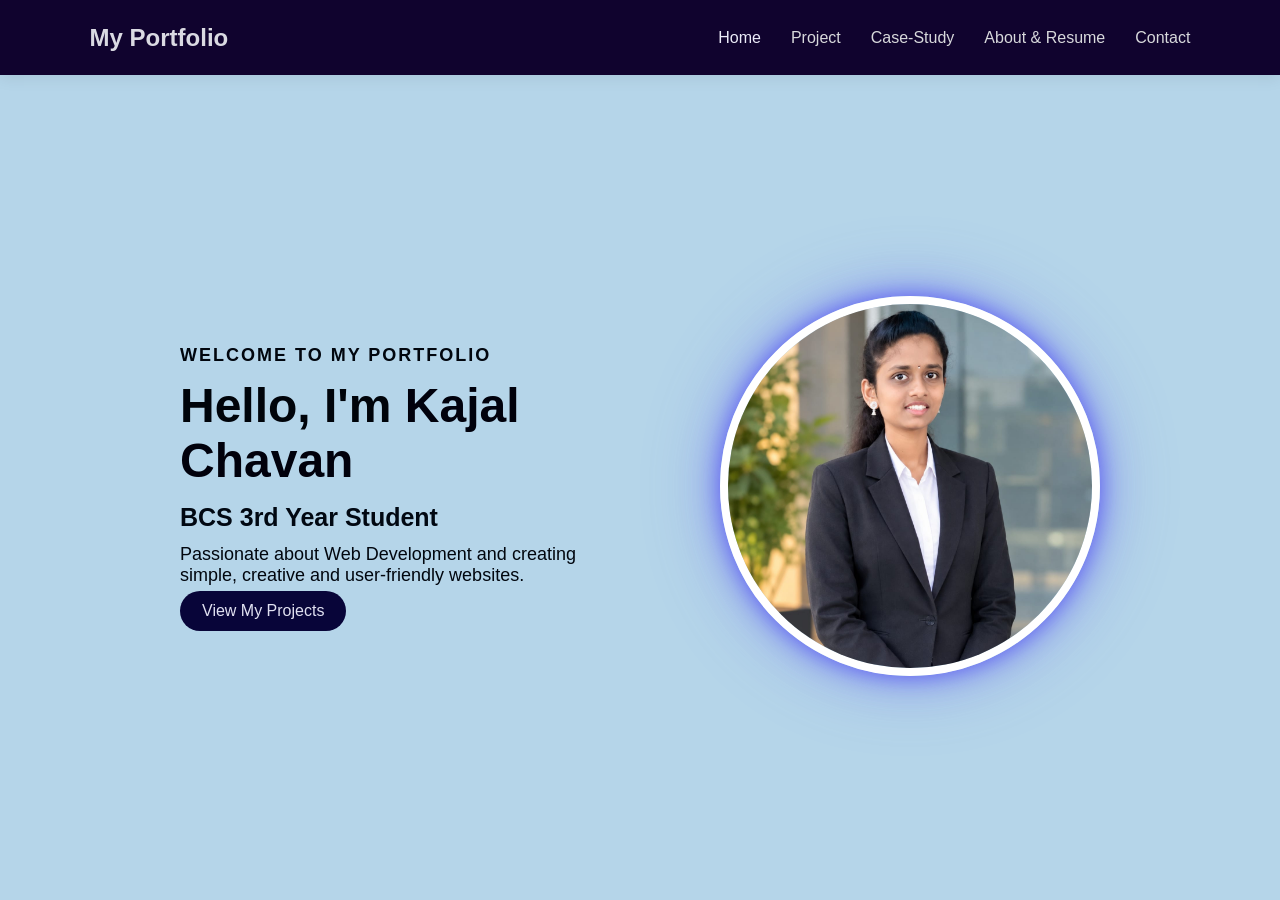
<file: index.html>
<!DOCTYPE html>
<html lang="en">
<head>
    <meta charset="UTF-8">
    <meta name="viewport" content="width=device-width, initial-scale=1.0">
    <title>My Portfolio</title>

    <link rel="stylesheet" href="css/index.css">
</head>

<body>

    
    <nav class="navbar">
        <h2 class="logo">My Portfolio</h2>

        <ul>
            <li><a href="index.html" class="active">Home</a></li>
            <li><a href="project.html">Project</a></li>
            <li><a href="case-study.html">Case-Study</a></li>
            <li><a href="about&resume.html">About & Resume</a></li>
            <li><a href="contact.html">Contact</a></li>
        </ul>
    </nav>

    <section class="home">

    <div class="home-content">
        <p class="welcome">WELCOME TO MY PORTFOLIO</p>

        <h1>Hello, I'm <span>Kajal Chavan</span></h1>

        <h3>BCS 3rd Year Student</h3>

        <p>
            Passionate about Web Development and creating
            simple, creative and user-friendly websites.
        </p>

        <a href="project.html" class="btn">View My Projects</a>
    </div>

        <div class="home-image">
            <img src="images/img1.jpeg" alt="My Photo">
        </div>

    </section>

</body>
</html>
</file>
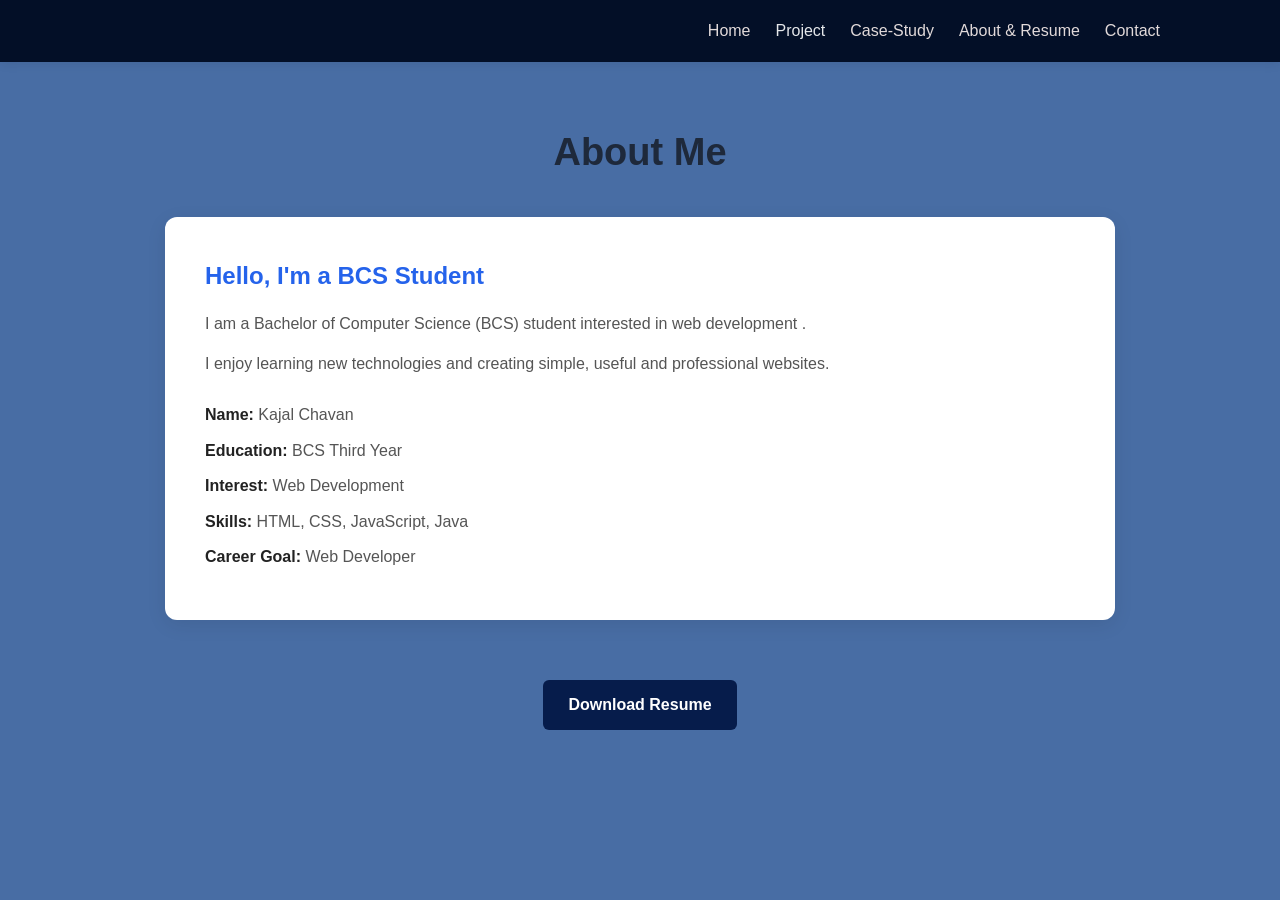
<file: about&resume.html>
<!DOCTYPE html>
<html lang="en">
<head>
    <meta charset="UTF-8">
    <meta name="viewport" content="width=device-width, initial-scale=1.0">
    <title>About & Resume | My Portfolio</title>

    <link rel="stylesheet" href="css/about.css">
</head>

<body>

    <!-- ===== NAVBAR ===== -->
    <header>
        <nav class="navbar">

            <div class="logo">
                
            </div>

            <ul class="nav-links">
                <li><a href="index.html">Home</a></li>
                <li><a href="#project.html" class="active">Project</a></li>
                <li><a href="#case-study.html">Case-Study</a></li>
                <li><a href="about&resume.html">About & Resume</a></li>
                <li><a href="contact.html">Contact</a></li>
            </ul>

        </nav>
    </header>


    <!-- ===== ABOUT SECTION ===== -->
    <section id="about" class="page-section">

        <h1>About Me</h1>

        <div class="about-box">

            <h2>Hello, I'm a BCS Student</h2>

            <p>
                I am a Bachelor of Computer Science (BCS) student
                interested in web development .
            </p>

            <p>
                I enjoy learning new technologies and creating
                simple, useful and professional websites.
            </p>

            <div class="about-info">

                <p><strong>Name:</strong> Kajal Chavan</p>

                <p><strong>Education:</strong> BCS Third Year</p>

                <p><strong>Interest:</strong> Web Development</p>

                <p><strong>Skills:</strong> HTML, CSS, JavaScript, Java</p>

                <p><strong>Career Goal:</strong> Web  Developer</p>

            </div>

        </div>

    </section>


    

            <!-- Download Resume -->
            <div class="download">

                <a href="docoments/resume.pdf" download class="resume-btn">
                    Download Resume
                </a>

            </div>

        </div>

    </section>


</body>
</html>
</file>
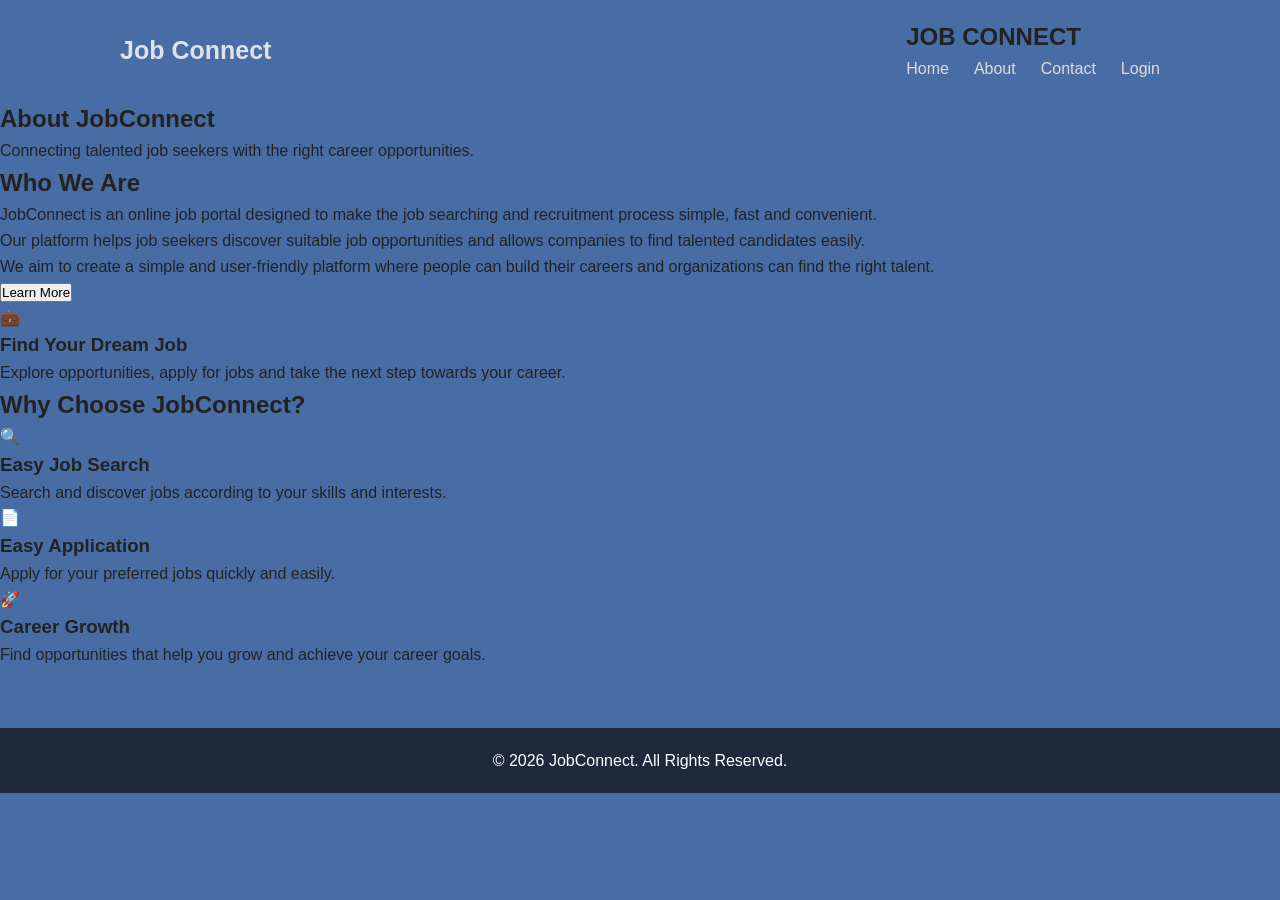
<file: about.html>
<!DOCTYPE html>
<html lang="en">
<head>
    <meta charset="UTF-8">
    <meta name="viewport" content="width=device-width, initial-scale=1.0">
    <title>About - JobConnect</title>

    <link rel="stylesheet" href="css/about.css">
</head>

<body>

     <!-- Navbar -->
    <nav class="navbar">
        <div class="logo">Job Connect</div>


        <div>
            <h2>JOB <span>CONNECT</span></h2>

        <ul class="nav-links">
            <li><a href="index.html">Home</a></li>
            <li><a href="about.html" >About</a></li>
            <li><a href="contact.html">Contact</a></li>
            <li><a href="login.html">Login</a></li>
        </ul>
    </nav>


    <!-- About Hero Section -->
    <section class="about-hero">
        <div class="hero-content">
            <h1>About JobConnect</h1>
            <p>
                Connecting talented job seekers with the right career opportunities.
            </p>
        </div>
    </section>


    <!-- About Section -->
    <section class="about-section">

        <div class="about-text">
            <h2>Who We Are</h2>

            <p>
                JobConnect is an online job portal designed to make the job
                searching and recruitment process simple, fast and convenient.
            </p>

            <p>
                Our platform helps job seekers discover suitable job
                opportunities and allows companies to find talented candidates
                easily.
            </p>

            <p>
                We aim to create a simple and user-friendly platform where
                people can build their careers and organizations can find the
                right talent.
            </p>

            <button onclick="learnMore()">Learn More</button>
        </div>

        <div class="about-card">
            <div class="icon">💼</div>
            <h3>Find Your Dream Job</h3>
            <p>
                Explore opportunities, apply for jobs and take the next step
                towards your career.
            </p>
        </div>

    </section>


    <!-- Features -->
    <section class="features">

        <h2>Why Choose JobConnect?</h2>

        <div class="feature-container">

            <div class="feature-box">
                <div class="feature-icon">🔍</div>
                <h3>Easy Job Search</h3>
                <p>
                    Search and discover jobs according to your skills and interests.
                </p>
            </div>

            <div class="feature-box">
                <div class="feature-icon">📄</div>
                <h3>Easy Application</h3>
                <p>
                    Apply for your preferred jobs quickly and easily.
                </p>
            </div>

            <div class="feature-box">
                <div class="feature-icon">🚀</div>
                <h3>Career Growth</h3>
                <p>
                    Find opportunities that help you grow and achieve your career goals.
                </p>
            </div>

        </div>

    </section>


    <!-- Footer -->
    <footer>
        <p>© 2026 JobConnect. All Rights Reserved.</p>
    </footer>


    <script src="js/about.js"></script>

</body>
</html>
</file>
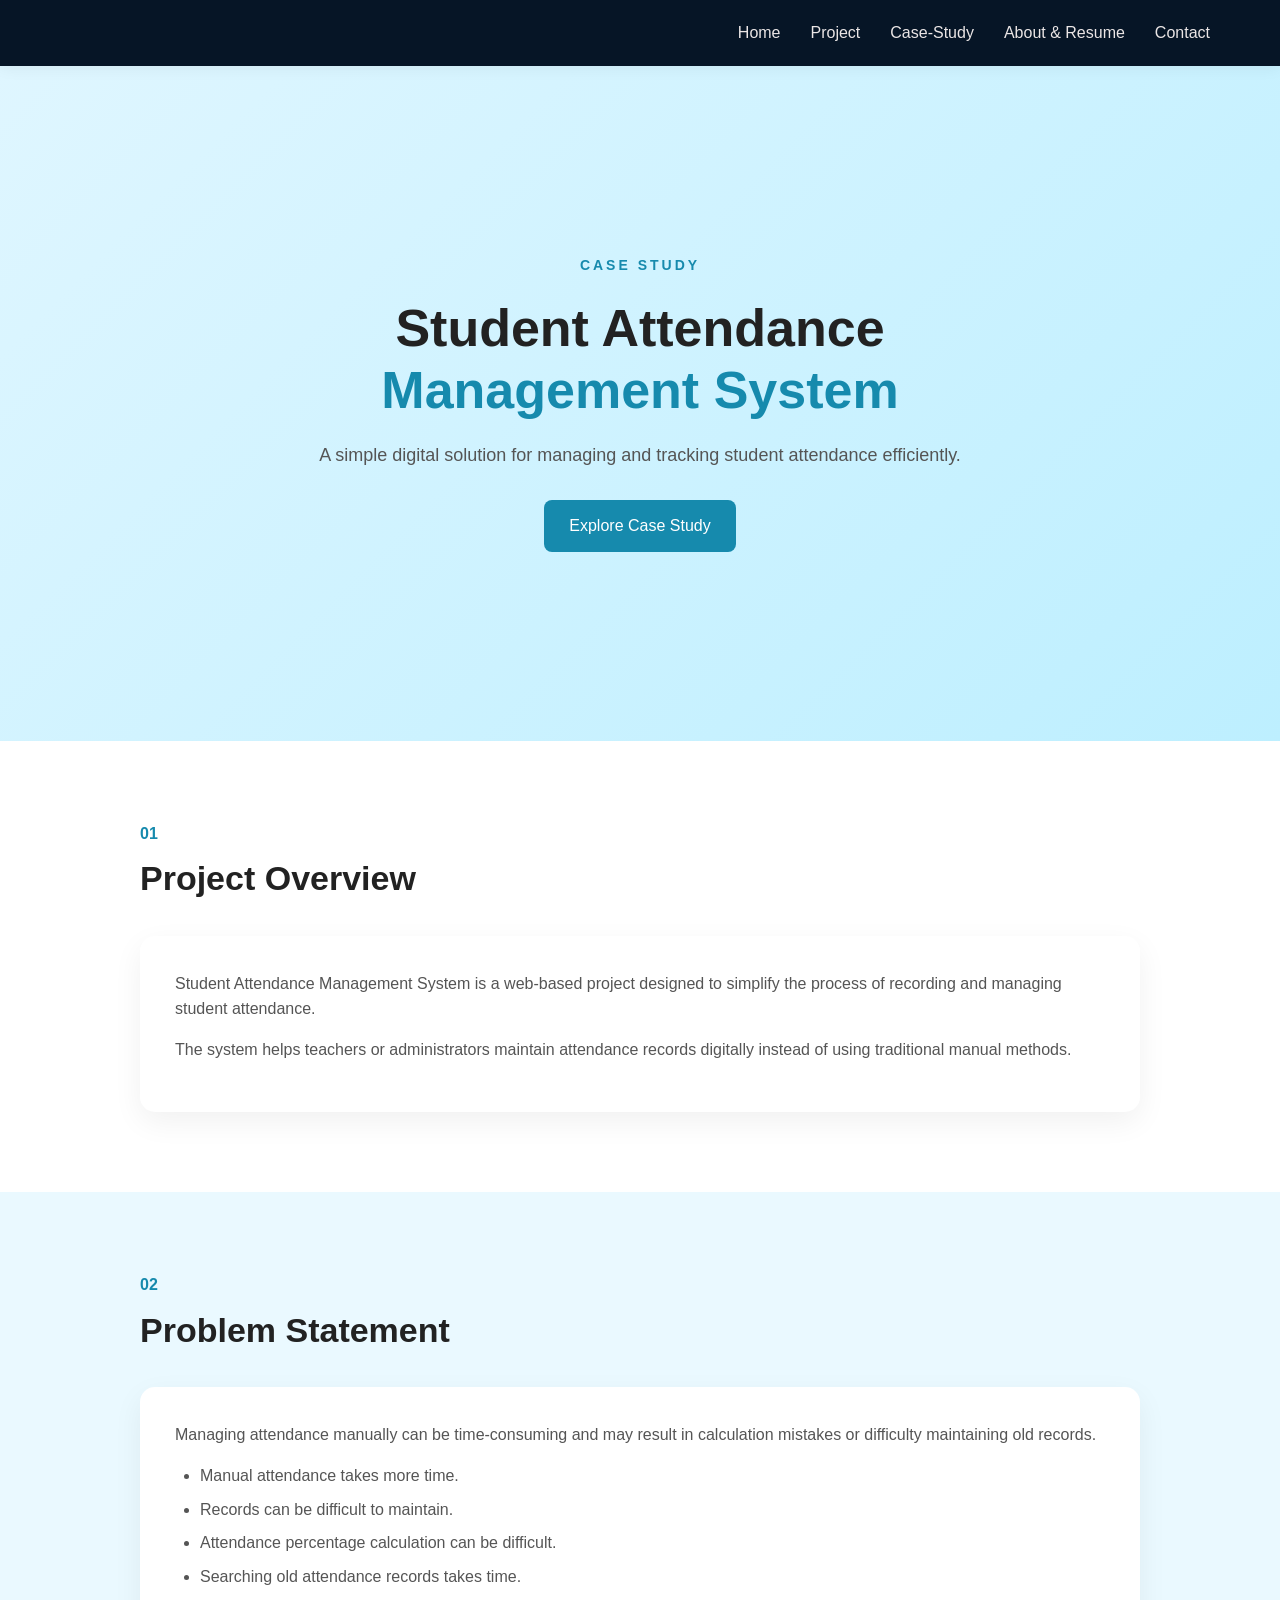
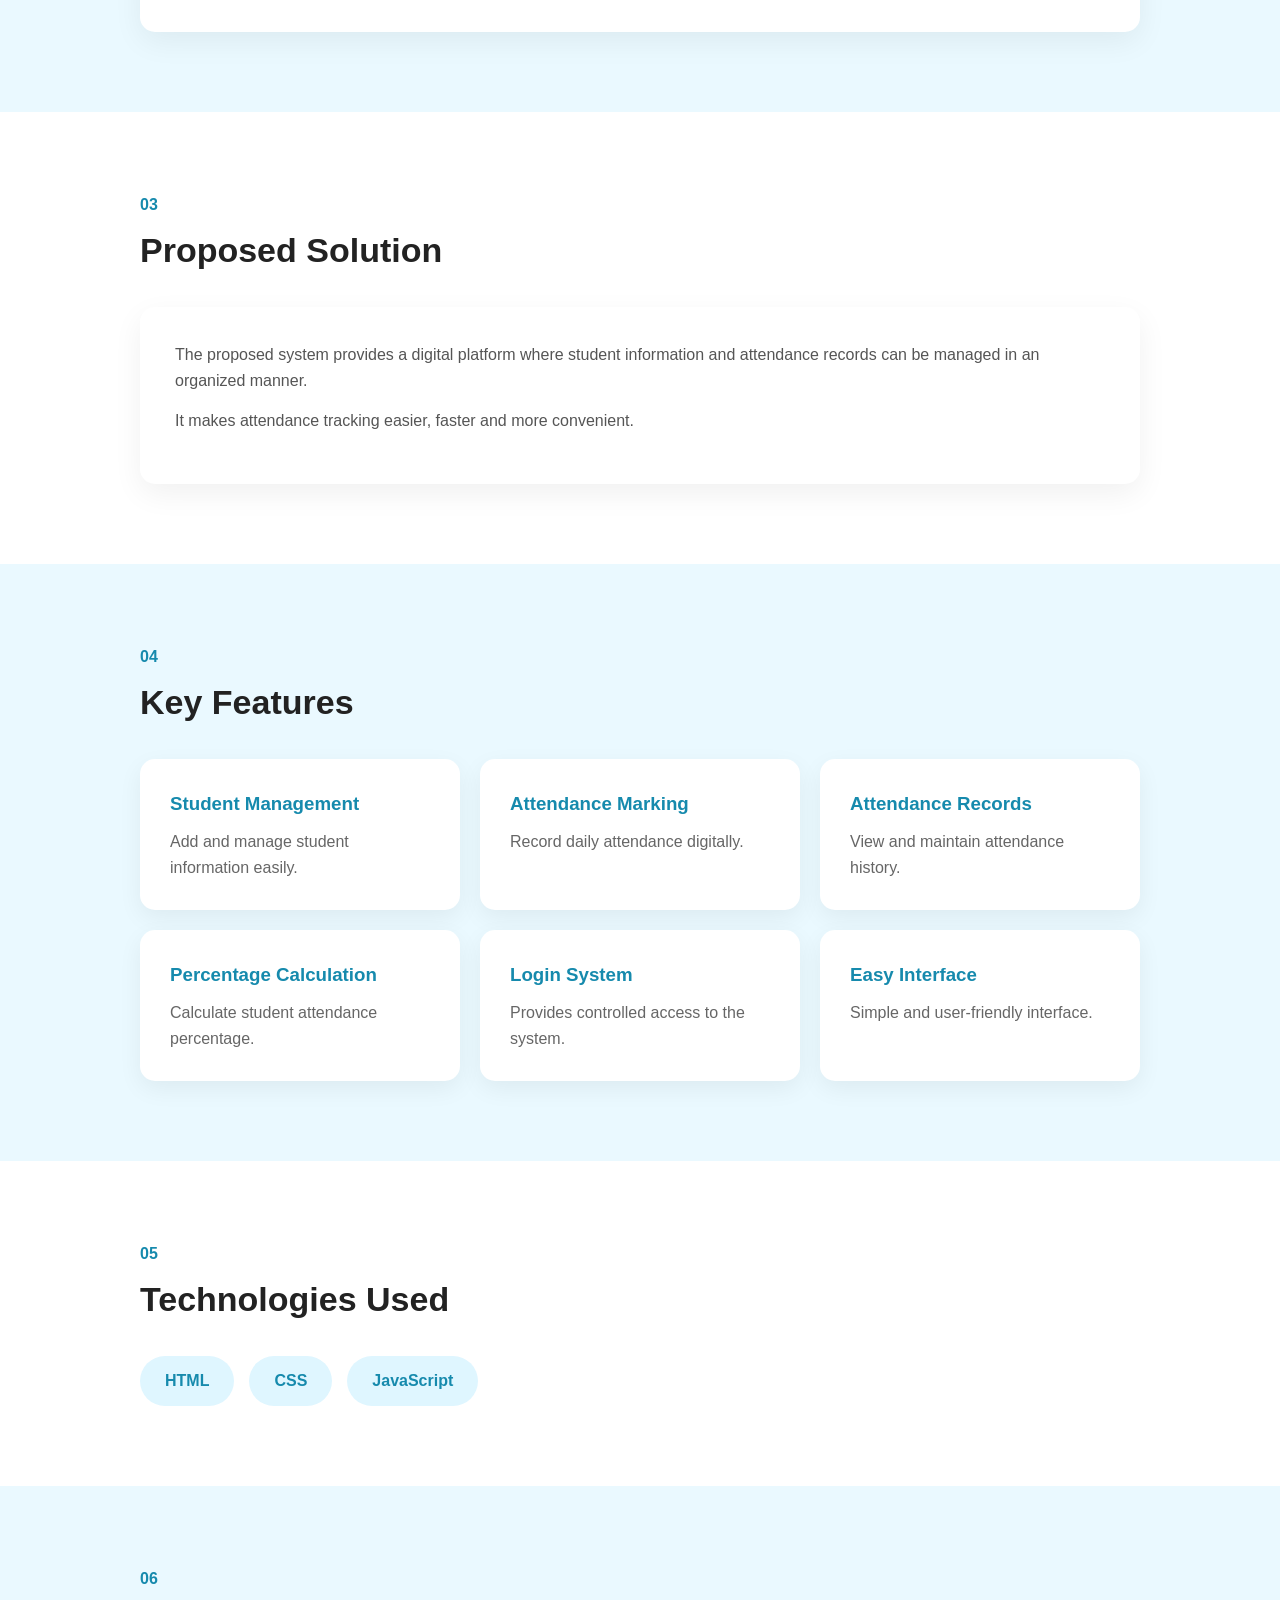
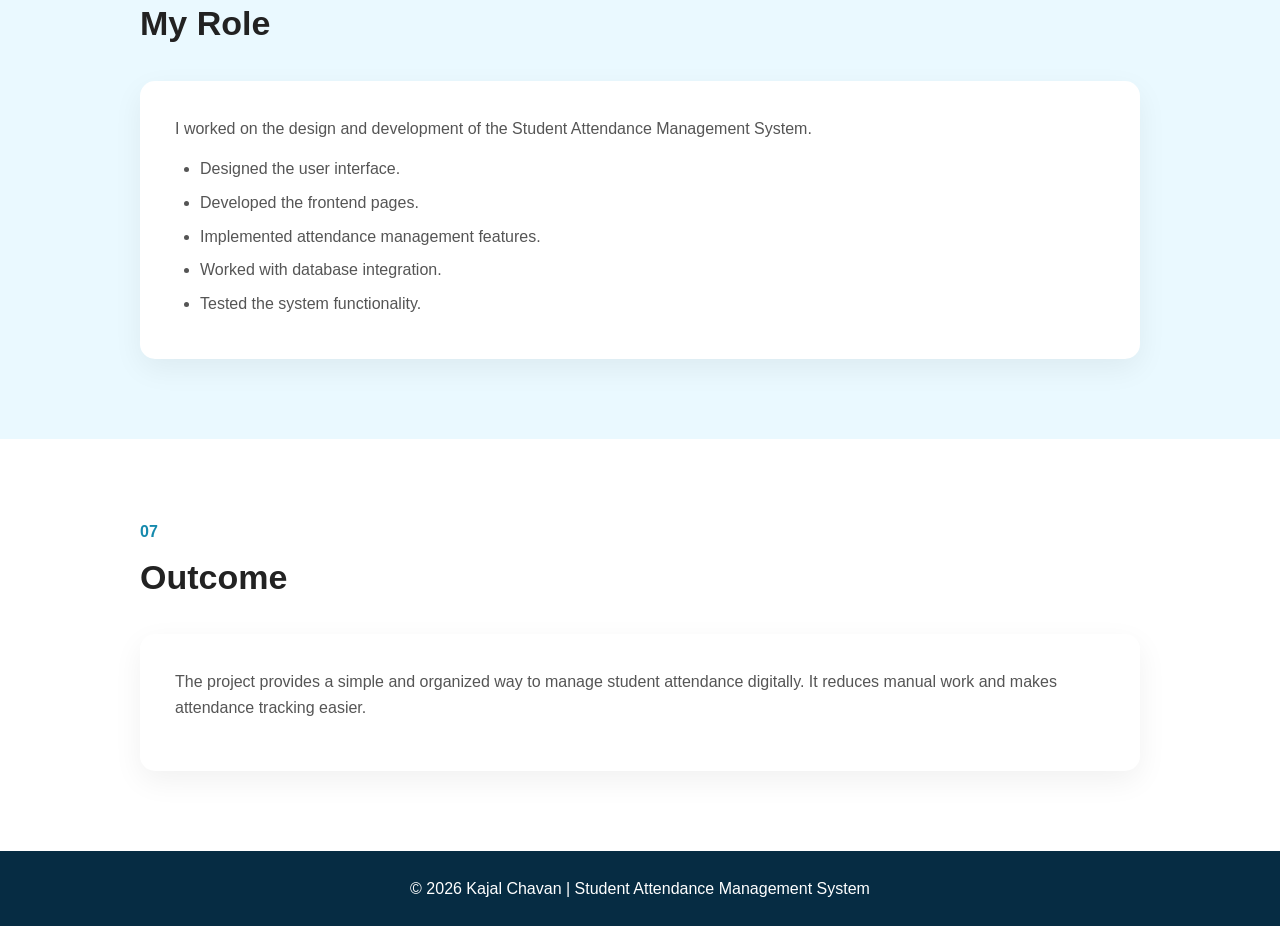
<file: case-study.html>
<!DOCTYPE html>
<html lang="en">

<head>
    <meta charset="UTF-8">
    <meta name="viewport" content="width=device-width, initial-scale=1.0">

    <title>Student Attendance Management System | Case Study</title>

    <link rel="stylesheet" href="css/case-study.css">
</head>

<body>


    <header>
        <nav class="navbar">

            <div class="logo">
            <span></span>
            </div>

            <ul class="nav-links">
                <li><a href="index.html">Home</a></li>
        
                <li><a href="project.html">Project</a></li>
                <li><a href="case-study.html">Case-Study</a></li>
                <li><a href="about&resume.html">About & Resume</a></li>
                <li><a href="contact.html">Contact</a></li>
            </ul>

        </nav>
    </header>



    <section class="case-hero">

        <span class="small-title">CASE STUDY</span>

        <h1>Student Attendance<br>
            <span>Management System</span>
        </h1>

        <p>
            A simple digital solution for managing and tracking
            student attendance efficiently.
        </p>

        <div class="hero-buttons">
            <a href="#overview" class="btn-primary">
                Explore Case Study
            </a>

        
        </div>

    </section>


    <!-- ===== PROJECT OVERVIEW ===== -->
    <section class="section" id="overview">

        <div class="section-heading">
            <span>01</span>
            <h2>Project Overview</h2>
        </div>

        <div class="content-box">

            <p>
                Student Attendance Management System is a web-based
                project designed to simplify the process of recording
                and managing student attendance.
            </p>

            <p>
                The system helps teachers or administrators maintain
                attendance records digitally instead of using
                traditional manual methods.
            </p>

        </div>

    </section>


    
    <section class="section light">

        <div class="section-heading">
            <span>02</span>
            <h2>Problem Statement</h2>
        </div>

        <div class="content-box">

            <p>
                Managing attendance manually can be time-consuming
                and may result in calculation mistakes or difficulty
                maintaining old records.
            </p>

            <ul>
                <li>Manual attendance takes more time.</li>
                <li>Records can be difficult to maintain.</li>
                <li>Attendance percentage calculation can be difficult.</li>
                <li>Searching old attendance records takes time.</li>
            </ul>

        </div>

    </section>


    <section class="section">

        <div class="section-heading">
            <span>03</span>
            <h2>Proposed Solution</h2>
        </div>

        <div class="content-box">

            <p>
                The proposed system provides a digital platform where
                student information and attendance records can be
                managed in an organized manner.
            </p>

            <p>
                It makes attendance tracking easier, faster and more
                convenient.
            </p>

        </div>

    </section>



    <section class="section light">

        <div class="section-heading">
            <span>04</span>
            <h2>Key Features</h2>
        </div>

        <div class="feature-grid">

            <div class="feature-card">
                <h3>Student Management</h3>
                <p>
                    Add and manage student information easily.
                </p>
            </div>

            <div class="feature-card">
                <h3>Attendance Marking</h3>
                <p>
                    Record daily attendance digitally.
                </p>
            </div>

            <div class="feature-card">
                <h3>Attendance Records</h3>
                <p>
                    View and maintain attendance history.
                </p>
            </div>

            <div class="feature-card">
                <h3>Percentage Calculation</h3>
                <p>
                    Calculate student attendance percentage.
                </p>
            </div>

            <div class="feature-card">
                <h3>Login System</h3>
                <p>
                    Provides controlled access to the system.
                </p>
            </div>

            <div class="feature-card">
                <h3>Easy Interface</h3>
                <p>
                    Simple and user-friendly interface.
                </p>
            </div>

        </div>

    </section>


    
    <section class="section">

        <div class="section-heading">
            <span>05</span>
            <h2>Technologies Used</h2>
        </div>

        <div class="technology-box">

            <div class="tech">HTML</div>
            <div class="tech">CSS</div>
            <div class="tech">JavaScript</div>
    

        </div>

    </section>


    <!-- ===== MY ROLE ===== -->
    <section class="section light">

        <div class="section-heading">
            <span>06</span>
            <h2>My Role</h2>
        </div>

        <div class="content-box">

            <p>
                I worked on the design and development of the
                Student Attendance Management System.
            </p>

            <ul>
                <li>Designed the user interface.</li>
                <li>Developed the frontend pages.</li>
                <li>Implemented attendance management features.</li>
                <li>Worked with database integration.</li>
                <li>Tested the system functionality.</li>
            </ul>

        </div>

    </section>


    <!-- ===== OUTCOME ===== -->
    <section class="section">

        <div class="section-heading">
            <span>07</span>
            <h2>Outcome</h2>
        </div>

        <div class="content-box">

            <p>
                The project provides a simple and organized way to
                manage student attendance digitally. It reduces
                manual work and makes attendance tracking easier.
            </p>

        </div>

    </section>


    <!-- ===== FOOTER ===== -->
    <footer>

        <p>
            © 2026 Kajal Chavan | Student Attendance Management System
        </p>

    </footer>

</body>
</html>
</file>
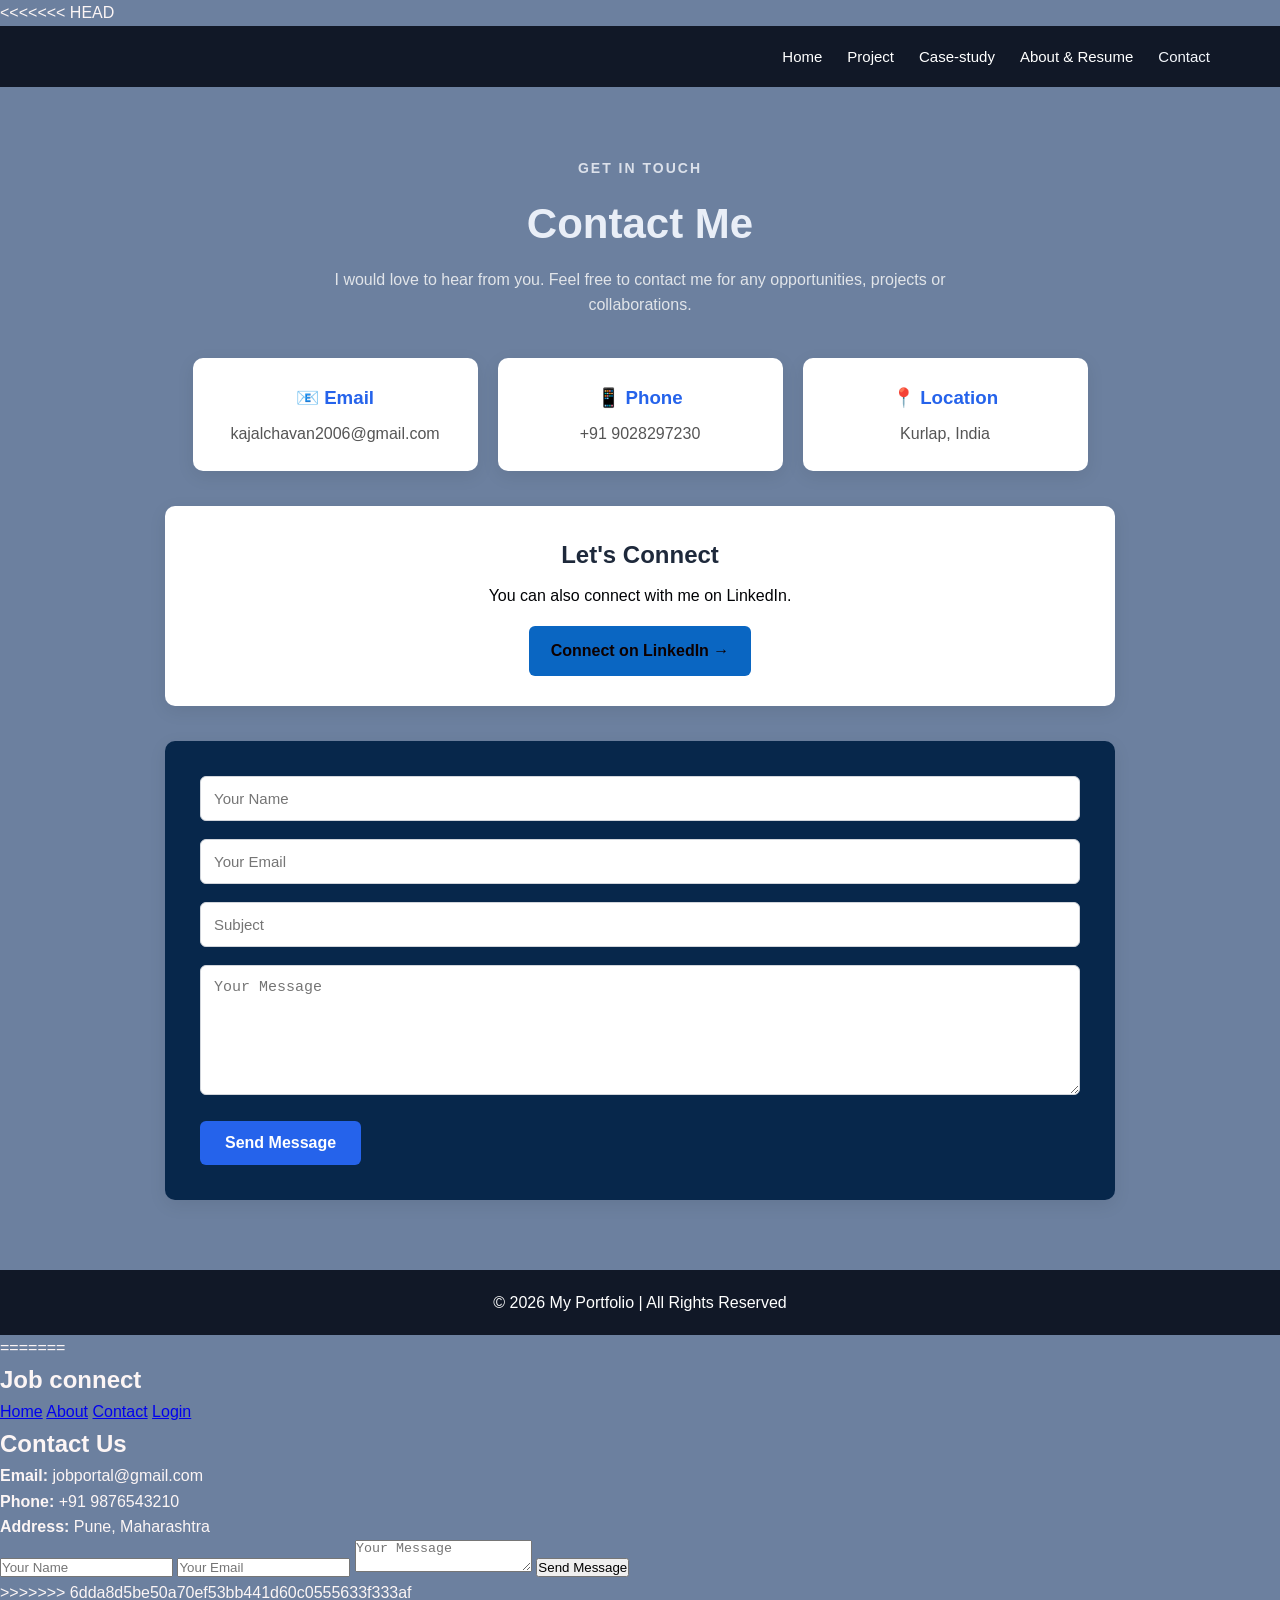
<file: contact.html>
<!DOCTYPE html>
<<<<<<< HEAD
<html lang="en">
<head>
    <meta charset="UTF-8">
    <meta name="viewport" content="width=device-width, initial-scale=1.0">

    <title>Contact | My Portfolio</title>

    <link rel="stylesheet" href="css/contact.css">
</head>

<body>


    <header>
        <nav class="navbar">

            <div class="logo">
        
            </div>

            <ul class="nav-links">
                <li><a href="index.html">Home</a></li>
                <li><a href="project.html">Project</a></li>
                <li><a href="case-study.html">Case-study</a></li>
                <li><a href="about&resume.html">About & Resume</a></li>
                <li><a href="contact.html" class="active">Contact</a></li>
            </ul>

        </nav>
    </header>


    <section class="contact-section">

        <div class="contact-container">

            <div class="contact-heading">

                <p class="small-title">GET IN TOUCH</p>

                <h1>Contact Me</h1>

                <p>
                    I would love to hear from you. Feel free to contact me
                    for any opportunities, projects or collaborations.
                </p>

            </div>


            <div class="contact-info">

                <div class="contact-card">
                    <h3>📧 Email</h3>
                    <p>kajalchavan2006@gmail.com</p>
                </div>

                <div class="contact-card">
                    <h3>📱 Phone</h3>
                    <p>+91 9028297230</p>
                </div>

                <div class="contact-card">
                    <h3>📍 Location</h3>
                    <p>Kurlap, India</p>
                </div>

            </div>


            

            <div class="linkedin-box">

                <h2>Let's Connect</h2>

                <p>
                    You can also connect with me on LinkedIn.
                </p>

                <a href="https://www.linkedin.com/in/kajal-chavan-501079436"
                   target="_blank"
                   class="linkedin-btn">
                    Connect on LinkedIn →
                </a>

            </div>


        

            <form class="contact-form">

                <input type="text"
                       placeholder="Your Name"
                       required>

                <input type="email"
                       placeholder="Your Email"
                       required>

                <input type="text"
                       placeholder="Subject"
                       required>

                <textarea
                       placeholder="Your Message"
                       rows="6"
                       required></textarea>

                <button type="submit">
                    Send Message
                </button>

            </form>

        </div>

    </section>


    <!-- ===== FOOTER ===== -->

    <footer>
        <p>© 2026 My Portfolio | All Rights Reserved</p>
    </footer>

=======
<html>
<head>
    <title>Contact | JobPortal</title>
    <link rel="stylesheet" href="css/contact.css">
</head>
<body>

<nav>
    <h2>Job connect</h2>
    <a href="index.html">Home</a>
    <a href="about.html">About</a>
    <a href="contact.html">Contact</a>
    <a href="login.html">Login</a>
</nav>

<section class="contact">
    <h1>Contact Us</h1>
  

    <div class="box">
        <p><b>Email:</b> jobportal@gmail.com</p>
        <p><b>Phone:</b> +91 9876543210</p>
        <p><b>Address:</b> Pune, Maharashtra</p>
    </div>

    <form id="contactForm">
        <input type="text" placeholder="Your Name" required>
        <input type="email" placeholder="Your Email" required>
        <textarea placeholder="Your Message" required></textarea>
        <button type="submit">Send Message</button>
    </form>
</section>

<script src="js/contact.js"></script>
>>>>>>> 6dda8d5be50a70ef53bb441d60c0555633f333af
</body>
</html>
</file>
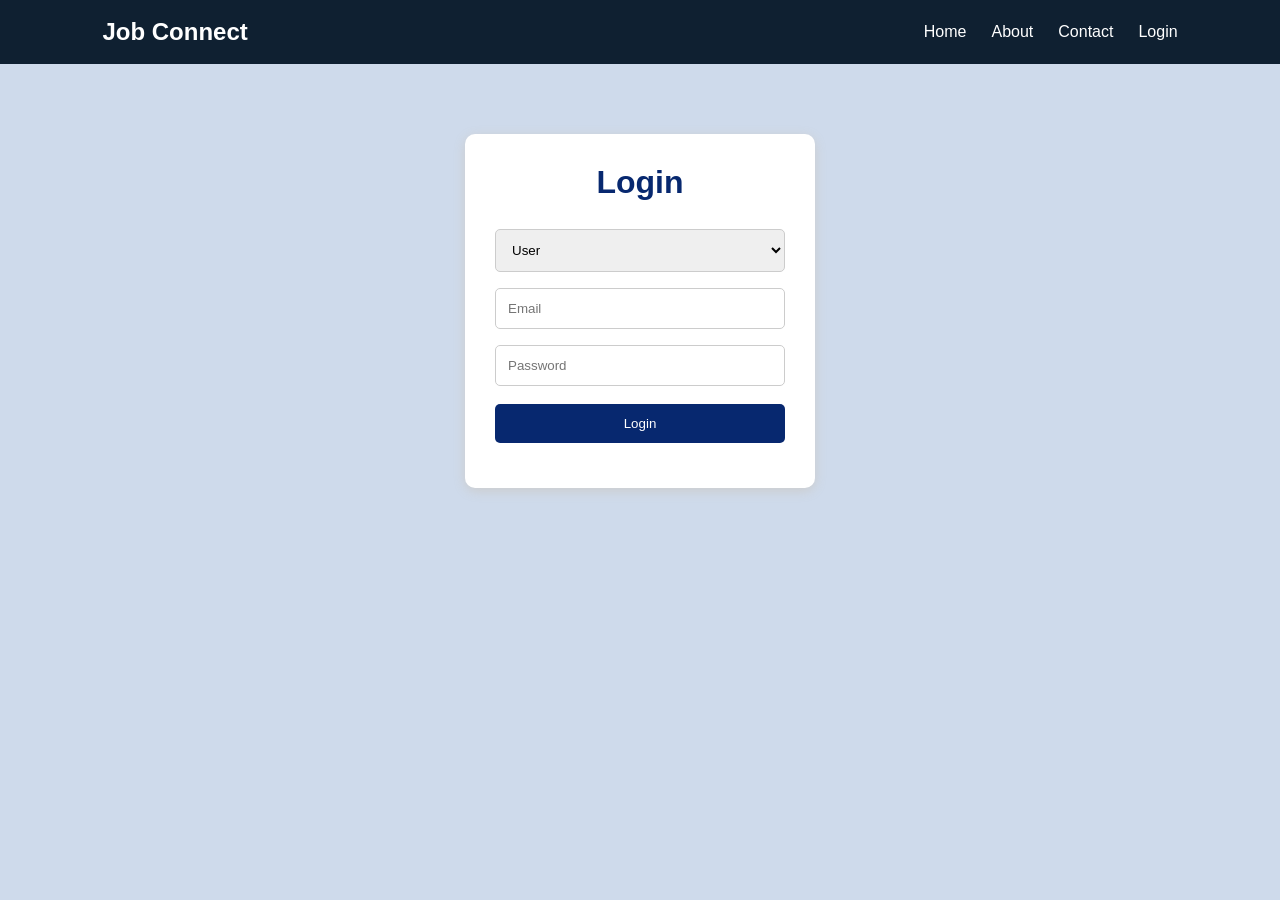
<file: login.html>
<!DOCTYPE html>
<html>
<head>
    <title>Login | JobPortal</title>
    <link rel="stylesheet" href="css/login.css">
</head>
<body>

<nav>
    <h2>Job Connect</h2>
    <a href="index.html">Home</a>
    <a href="about.html">About</a>
    <a href="contact.html">Contact</a>
    <a href="login.html">Login</a>
</nav>

<div class="login">
    <h1>Login</h1>

    <select id="role">
        <option value="user">User</option>
        <option value="admin">Admin</option>
    </select>

    <input type="email" id="email" placeholder="Email">
    <input type="password" id="password" placeholder="Password">

    <button onclick="login()">Login</button>

    <p id="msg"></p>
</div>

<script src="js/login.js"></script>
</body>
</html>
</file>
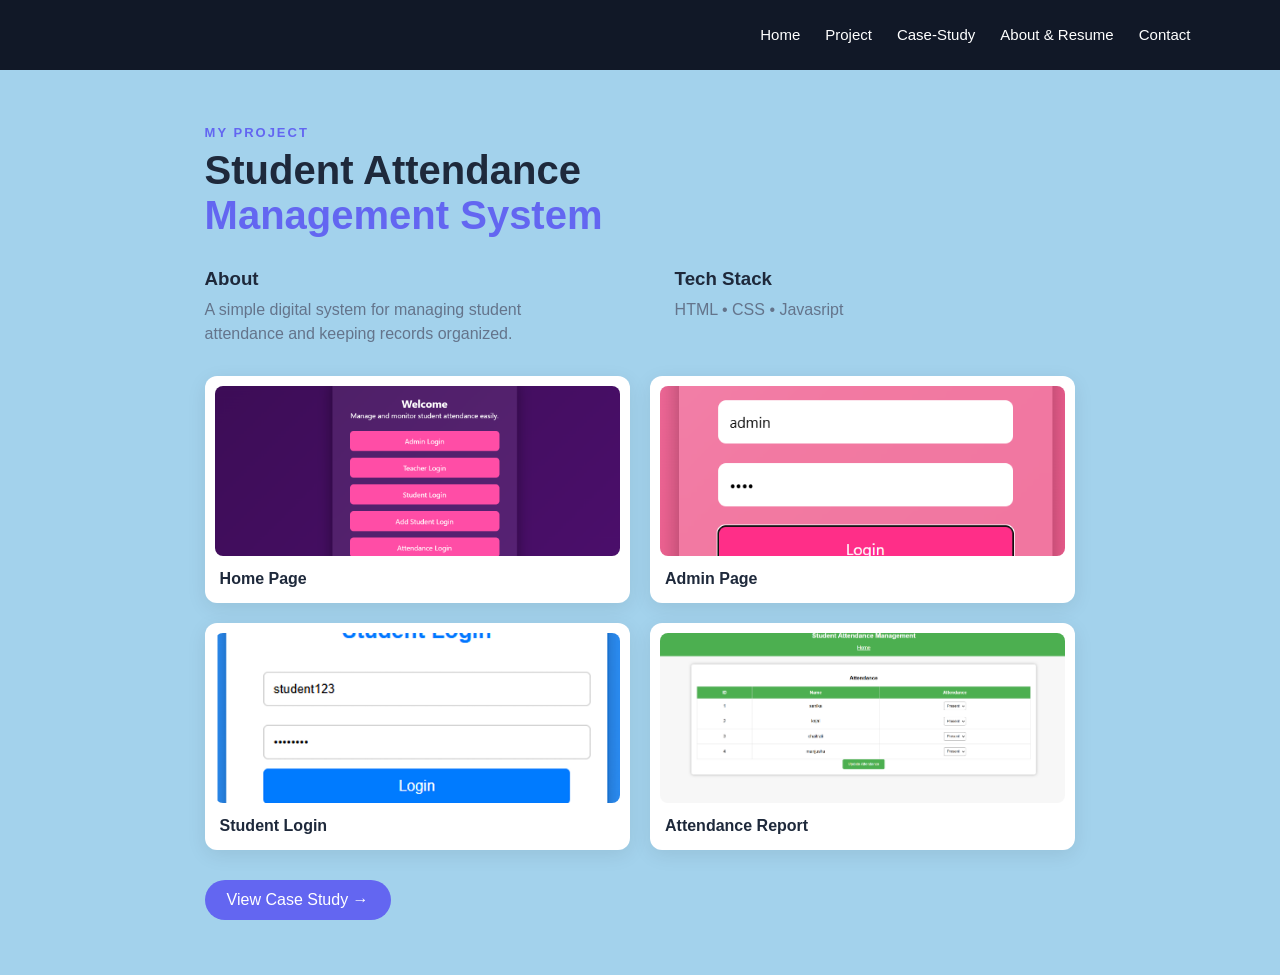
<file: project.html>
<!DOCTYPE html>
<html lang="en">
<head>
    <meta charset="UTF-8">
    <meta name="viewport" content="width=device-width, initial-scale=1.0">
    <title>Student Attendance System</title>
    <link rel="stylesheet" href="css/project.css">
</head>

<body>

<!-- Navbar -->
<nav class="navbar">
    <h2></h2>

    <ul>
        <li><a href="index.html">Home</a></li>
        <li><a href="project.html" >Project</a></li>
        <li><a href="case-study.html">Case-Study</a></li> 
        <li><a href="about&resume.html">About & Resume</a></li>
        <li><a href="contact.html">Contact</a></li>
    </ul>
</nav>

<!-- Project -->
<section class="project">

    <div class="heading">
        <p>MY PROJECT</p>
        <h1>Student Attendance<br><span>Management System</span></h1>
    </div>

    <div class="project-info">
        <div>
            <h3>About</h3>
            <p>
                A simple digital system for managing student
                attendance and keeping records organized.
            </p>
        </div>

        <div>
            <h3>Tech Stack</h3>
            <p>HTML • CSS • Javasript
                
            </p>
        </div>
    </div>

    <!-- Screenshots -->
    <div class="screenshots">

        <div class="card">
            <img src="images/home.jpg.png" alt="Home Page">
            <h3>Home Page</h3>
        </div>

        <div class="card">
            <img src="images/admin.jpg.png" alt="Admin">
            <h3>Admin Page</h3>
        </div>

        <div class="card">
            <img src="images/student.jpg.png" alt="Student">
            <h3>Student Login</h3>
        </div>

        <div class="card">
            <img src="images/last.jpg.png" alt="Attendance Report">
            <h3>Attendance Report</h3>
        </div>

    </div>

    <a href="case-study.html" class="button">View Case Study →</a>

</section>

</body>
</html>
</file>
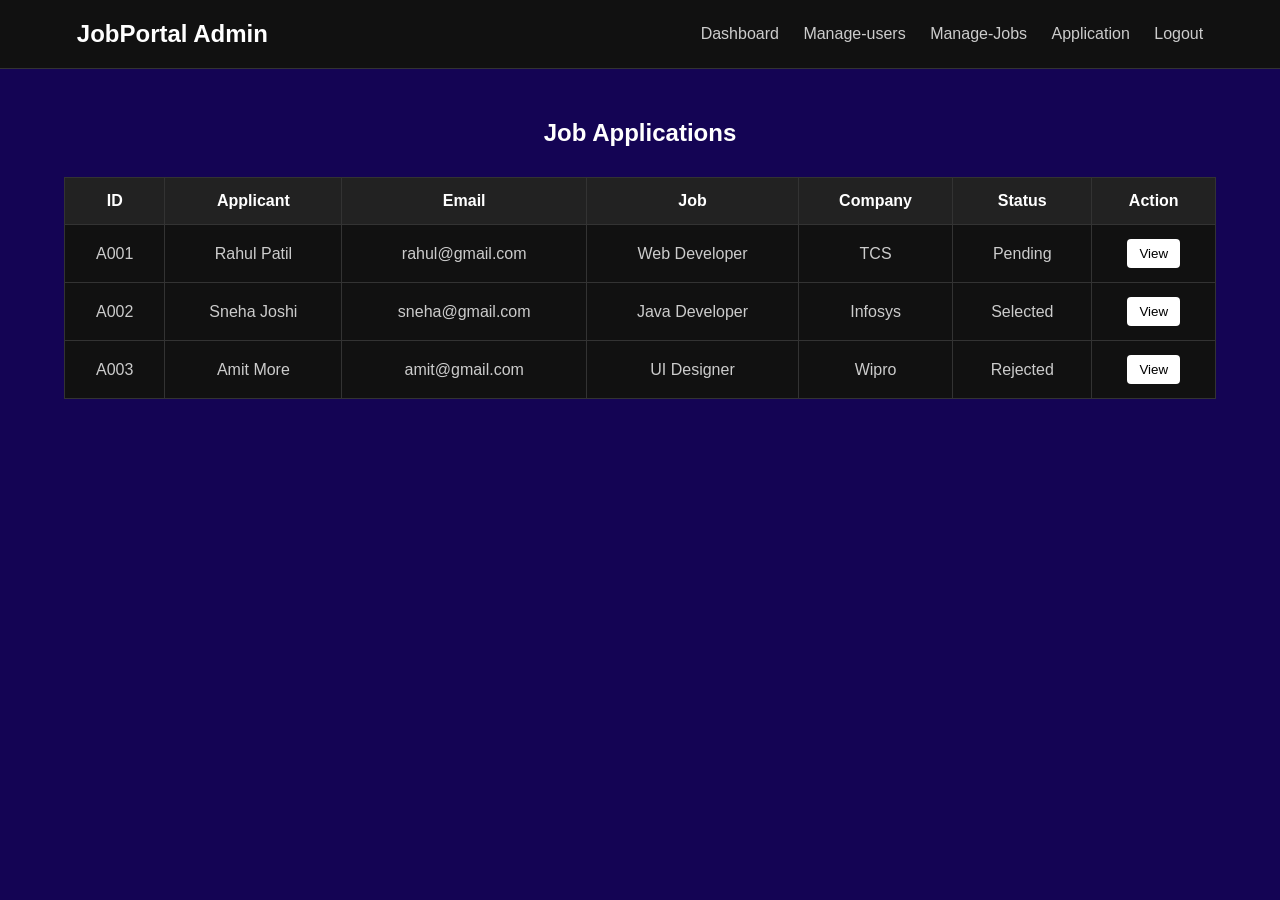
<file: admin/admin-application.html>
<!DOCTYPE html>
<html>
<head>
    <title>Applications | JobPortal</title>
    <link rel="stylesheet" href="../css/admin-application.css">
</head>
<body>

<nav>
    <h2>JobPortal Admin</h2>

    <div>
        <a href="admin-dashboard.html">Dashboard</a>
        <a href="admin-manage-user.html">Manage-users</a>
        <a href="admin-manage-jobs.html">Manage-Jobs</a>
        <a href="admin-application.html">Application</a>
        <a href="../index.html">Logout</a>
    </div>
</nav>

<section class="applications">
    <h1>Job Applications</h1>

    <table>
        <thead>
            <tr>
                <th>ID</th>
                <th>Applicant</th>
                <th>Email</th>
                <th>Job</th>
                <th>Company</th>
                <th>Status</th>
                <th>Action</th>
            </tr>
        </thead>

        <tbody id="applicationTable"></tbody>
    </table>
</section>

<script src="../js/admin-application.js"></script>
</body>
</html>
</file>
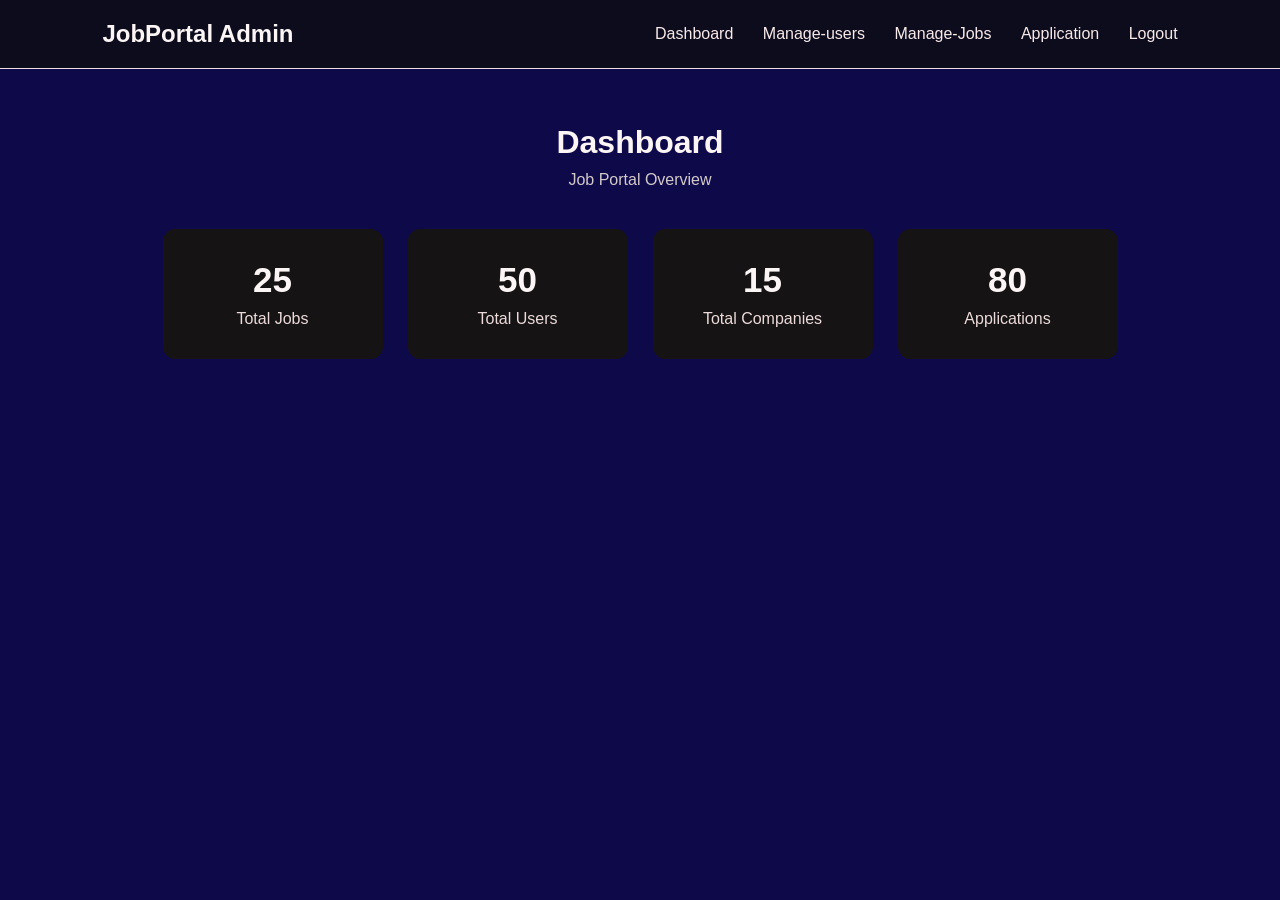
<file: admin/admin-dashboard.html>
<!DOCTYPE html>
<html>
<head>
    <title>Dashboard | JobPortal</title>
    <link rel="stylesheet" href="../css/admin-dashboard.css">
</head>
<body>

<nav>
    <h2>JobPortal Admin</h2>
    <div>
    
        <a href="admin-dashboard.html">Dashboard</a>
        <a href="admin-manage-user.html">Manage-users</a>
        <a href="admin-manage-jobs.html">Manage-Jobs</a>
        <a href="admin-application.html">Application</a>
        <a href="../index.html">Logout</a>
    </div>
</nav>

<section class="dashboard">
    <h1>Dashboard</h1>
    <p>Job Portal Overview</p>

    <div class="cards">
        <div class="card">
            <h2 id="jobs">0</h2>
            <p>Total Jobs</p>
        </div>

        <div class="card">
            <h2 id="users">0</h2>
            <p>Total Users</p>
        </div>

        <div class="card">
            <h2 id="companies">0</h2>
            <p>Total Companies</p>
        </div>

        <div class="card">
            <h2 id="applications">0</h2>
            <p>Applications</p>
        </div>
    </div>
</section>

<script src="../js/admin-dasgboard.js"></script>
</body>
</html>
</file>
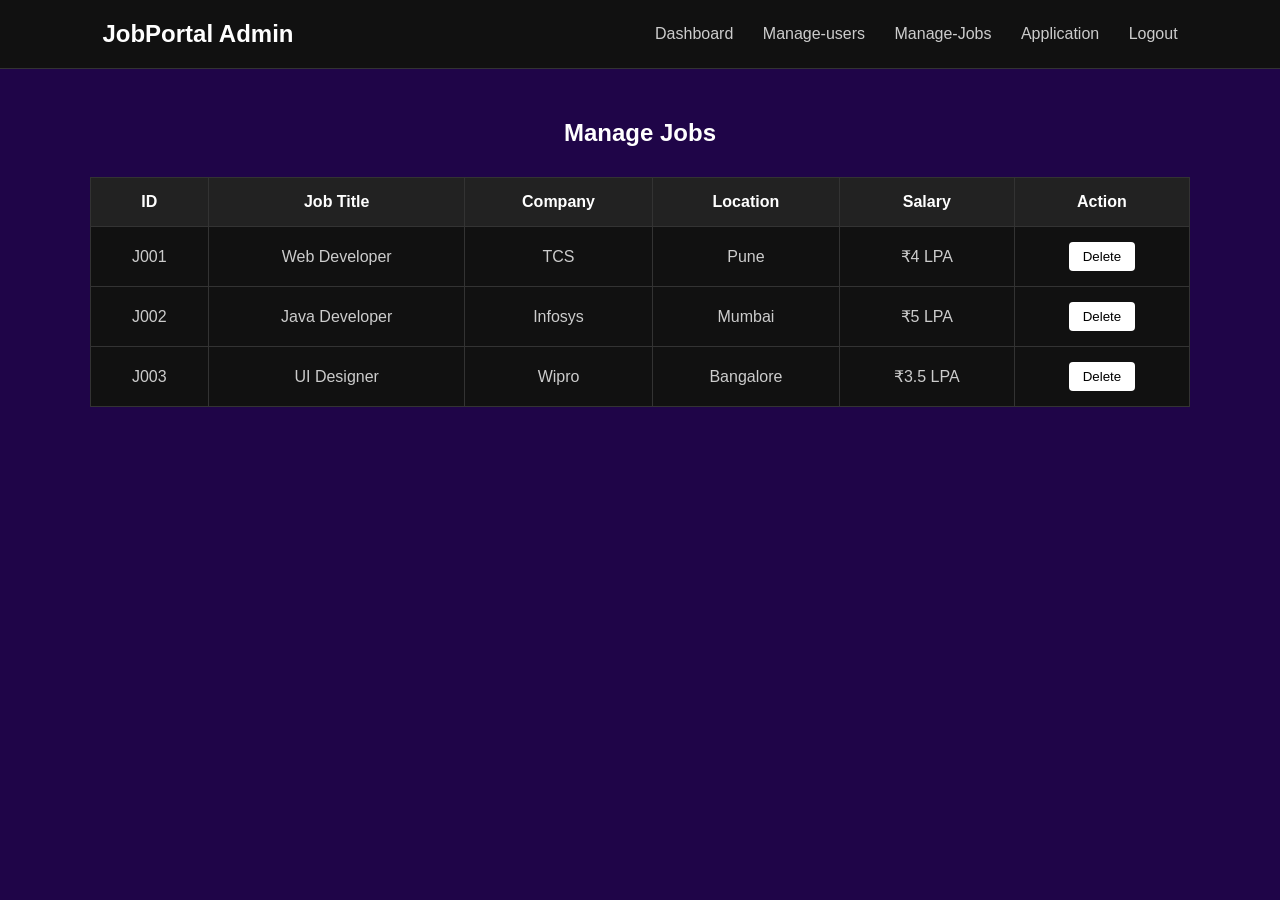
<file: admin/admin-manage-jobs.html>
<!DOCTYPE html>
<html>
<head>
    <meta charset="UTF"-8>
    <meta name="viewport" content="width=device-width, initial-scale=1.0">
    <title>Manage Jobs | JobPortal</title>
    <link rel="stylesheet" href="../css/admin-mange-jobs.css">
</head>
<body>

<nav>
    <h2>JobPortal Admin</h2>

    <div>
        <a href="admin-dashboard.html">Dashboard</a>
        <a href="admin-manage-user.html">Manage-users</a>
        <a href="admin-manage-jobs.html">Manage-Jobs</a>
        <a href="admin-application.html">Application</a>
        <a href="../index.html">Logout</a>
    </div>
</nav>

<section class="jobs">
    <h1>Manage Jobs</h1>

    <table>
        <thead>
            <tr>
                <th>ID</th>
                <th>Job Title</th>
                <th>Company</th>
                <th>Location</th>
                <th>Salary</th>
                <th>Action</th>
            </tr>
        </thead>
<tbody id="jobTable"></tbody>
    </table>
</section>

<script src="../js/admin-manage-jobs.js"></script>
</body>
</html>
</file>
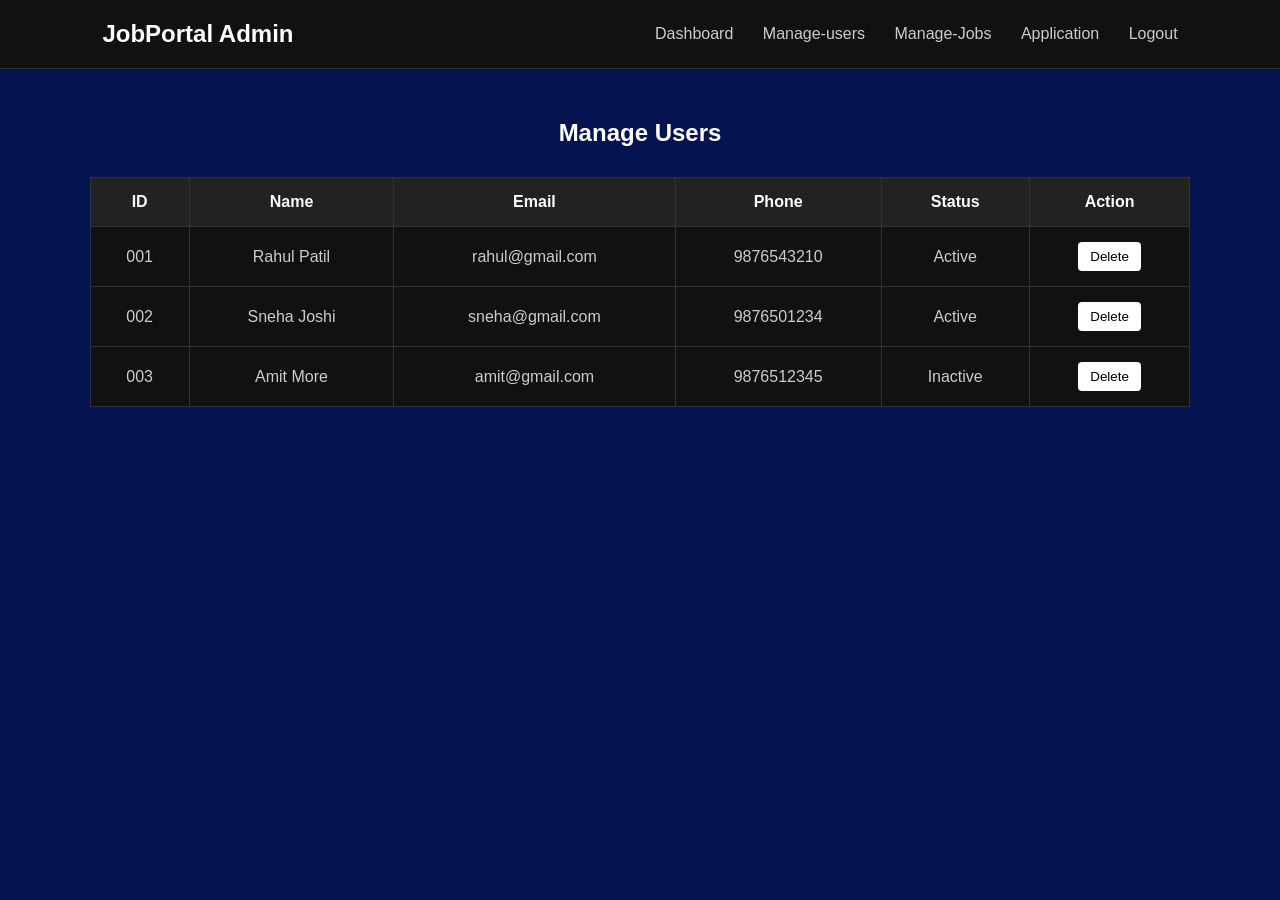
<file: admin/admin-manage-user.html>
<!DOCTYPE html>
<html>
<head>
    <title>Manage Users | JobPortal</title>
    <link rel="stylesheet" href="../css/admin-mange-user.css">
</head>
<body>

<nav>
    <h2>JobPortal Admin</h2>
    <div>
    
        <a href="admin-dashboard.html">Dashboard</a>
        <a href="admin-manage-user.html">Manage-users</a>
        <a href="admin-manage-jobs.html">Manage-Jobs</a>
        <a href="admin-application.html">Application</a>
        <a href="../index.html">Logout</a>
    </div>
</nav>

<section class="users">
    <h1>Manage Users</h1>

    <table>
        <thead>
            <tr>
                <th>ID</th>
                <th>Name</th>
                <th>Email</th>
                <th>Phone</th>
                <th>Status</th>
                <th>Action</th>
            </tr>
        </thead>

        <tbody id="userTable"></tbody>
    </table>
</section>

<script src="../js/admin-mange-user.js"></script>
</body>
</html>
</file>
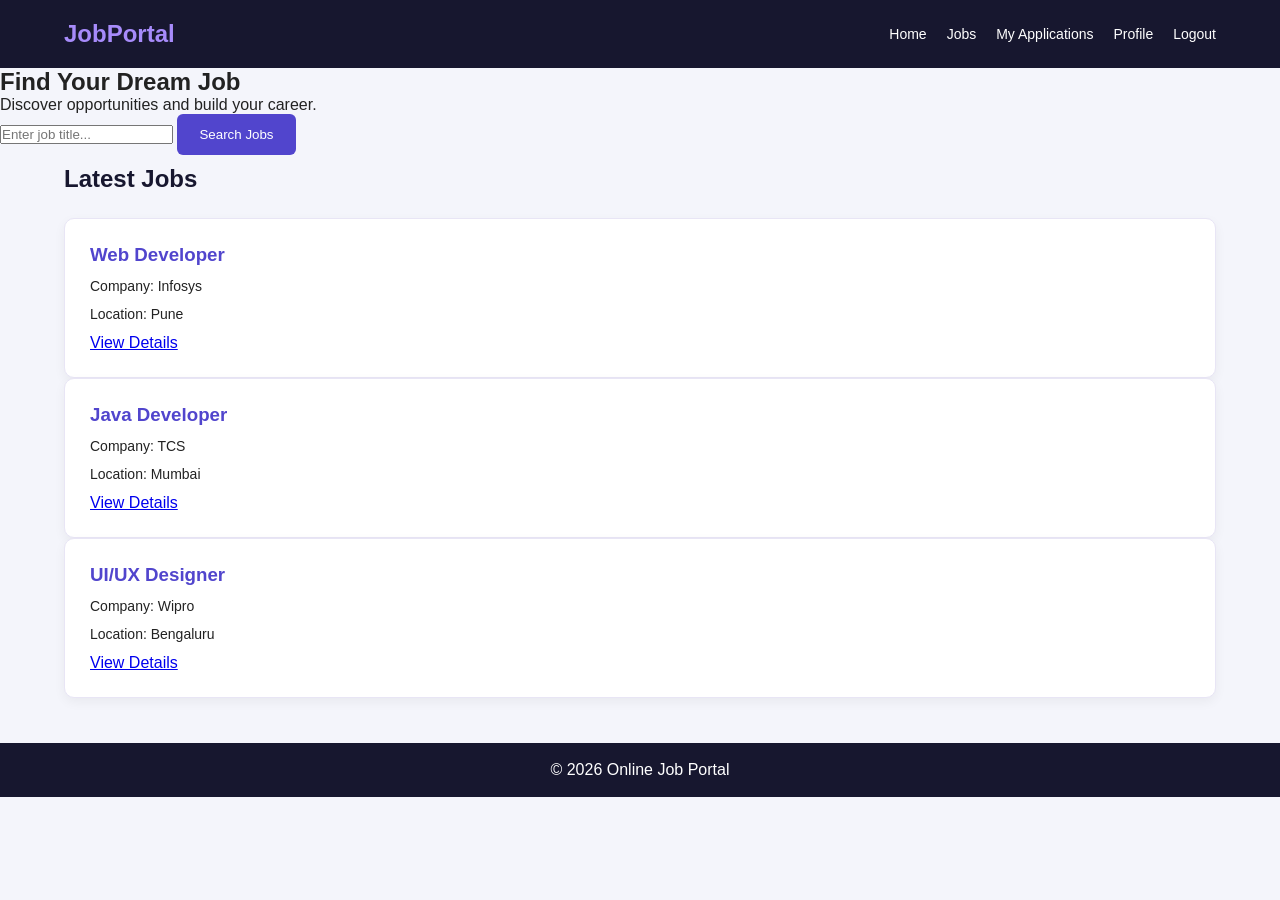
<file: user/jobs.html>
<!DOCTYPE html>
<html lang="en">
<head>
    <meta charset="UTF-8">
    <meta name="viewport" content="width=device-width, initial-scale=1.0">
    <title>User Home | Online Job Portal</title>
    <link rel="stylesheet" href="../css/jobs.css">
</head>
<body>

<nav class="navbar">
    <h2>JobPortal</h2>
    <div class="nav-links">
        <a href="user-home.html">Home</a>
        <a href="jobs.html">Jobs</a>
        <a href="my-applications.html">My Applications</a>
        <a href="user-profile.html">Profile</a>
        <a href="../index.html">Logout</a>
    </div>
</nav>

<section class="hero">
    <h1>Find Your Dream Job</h1>
    <p>Discover opportunities and build your career.</p>

    <div class="search-box">
        <input type="text" id="searchJob"
               placeholder="Enter job title...">
        <button onclick="searchJobs()">Search Jobs</button>
    </div>
</section>

<section class="jobs-section">
    <h2>Latest Jobs</h2>

    <div class="job-container" id="jobContainer">
        <div class="job-card">
            <h3>Web Developer</h3>
            <p>Company: Infosys</p>
            <p>Location: Pune</p>
            <a href="job-details.html?job=web">View Details</a>
        </div>

        <div class="job-card">
            <h3>Java Developer</h3>
            <p>Company: TCS</p>
            <p>Location: Mumbai</p>
            <a href="job-details.html?job=java">View Details</a>
        </div>

        <div class="job-card">
            <h3>UI/UX Designer</h3>
            <p>Company: Wipro</p>
            <p>Location: Bengaluru</p>
            <a href="job-details.html?job=design">View Details</a>
        </div>
    </div>
    <p id="message"></p>
</section>

<footer>
    <p>© 2026 Online Job Portal</p>
</footer>

<script src="../js/jobs.js"></script>
</body>
</html>
</file>
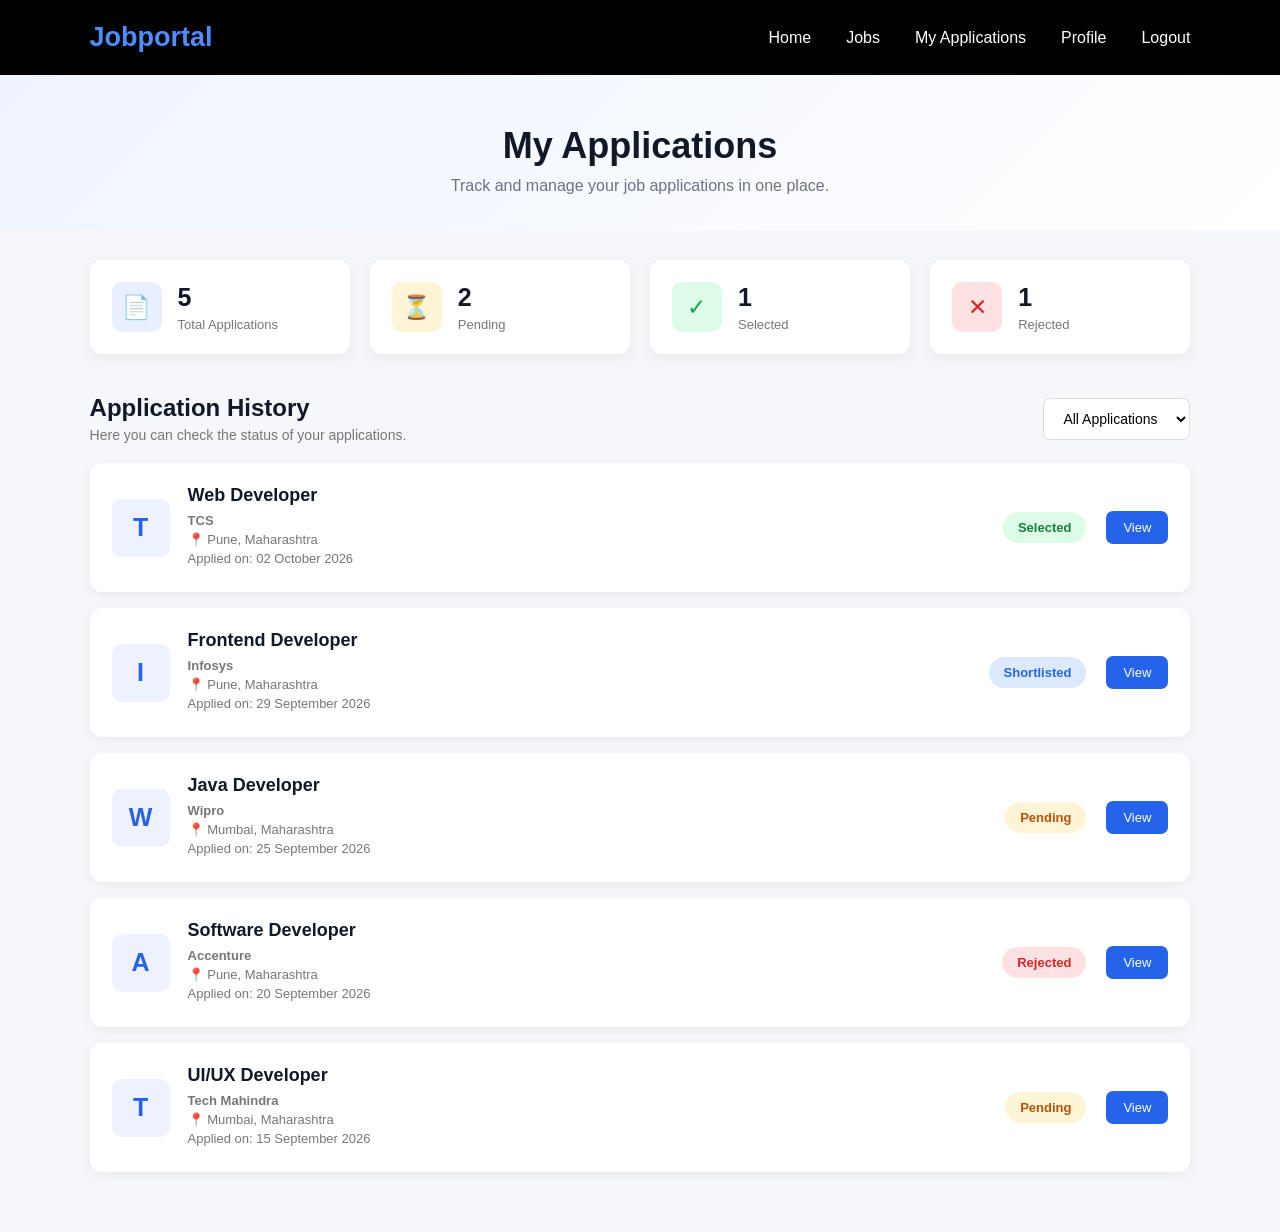
<file: user/my-applications.html>
<!DOCTYPE html>
<html lang="en">

<head>
    <meta charset="UTF-8">
    <meta name="viewport" content="width=device-width, initial-scale=1.0">

    <title>My Applications | JobConnect</title>

    <link rel="stylesheet" href="../css/my-applications.css">
</head>

<body>

    <!-- ================= NAVBAR ================= -->

    <nav class="navbar">

        <div class="logo">
            Job<span>portal</span>
        </div>

        <div class="nav-links">
            <a href="user-home.html">Home</a>
            <a href="jobs.html">Jobs</a>
            <a href="my-applications.html">
                My Applications
            </a>
            <a href="user-profile.html">Profile</a>
            <a href="../index.html">Logout</a>
            
        </div>

    </nav>


    <!-- ================= PAGE HEADER ================= -->

    <section class="page-header">

        <h1>My Applications</h1>

        <p>
            Track and manage your job applications in one place.
        </p>

    </section>


    <!-- ================= SUMMARY ================= -->

    <section class="summary-container">

        <div class="summary-card">
            <div class="summary-icon blue">📄</div>

            <div>
                <h3 id="totalApplications">0</h3>
                <p>Total Applications</p>
            </div>
        </div>


        <div class="summary-card">
            <div class="summary-icon orange">⏳</div>

            <div>
                <h3 id="pendingApplications">0</h3>
                <p>Pending</p>
            </div>
        </div>


        <div class="summary-card">
            <div class="summary-icon green">✓</div>

            <div>
                <h3 id="selectedApplications">0</h3>
                <p>Selected</p>
            </div>
        </div>


        <div class="summary-card">
            <div class="summary-icon red">✕</div>

            <div>
                <h3 id="rejectedApplications">0</h3>
                <p>Rejected</p>
            </div>
        </div>

    </section>


    <!-- ================= APPLICATIONS ================= -->

    <section class="applications-section">

        <div class="section-header">

            <div>
                <h2>Application History</h2>
                <p>Here you can check the status of your applications.</p>
            </div>


            <select id="statusFilter">

                <option value="all">
                    All Applications
                </option>

                <option value="Pending">
                    Pending
                </option>

                <option value="Shortlisted">
                    Shortlisted
                </option>

                <option value="Selected">
                    Selected
                </option>

                <option value="Rejected">
                    Rejected
                </option>

            </select>

        </div>


        <!-- Application Cards -->

        <div id="applicationsContainer">

        </div>

    </section>


    <!-- ================= JAVASCRIPT ================= -->

    <script src="../js/my-applications.js"></script>

</body>

</html>
</file>
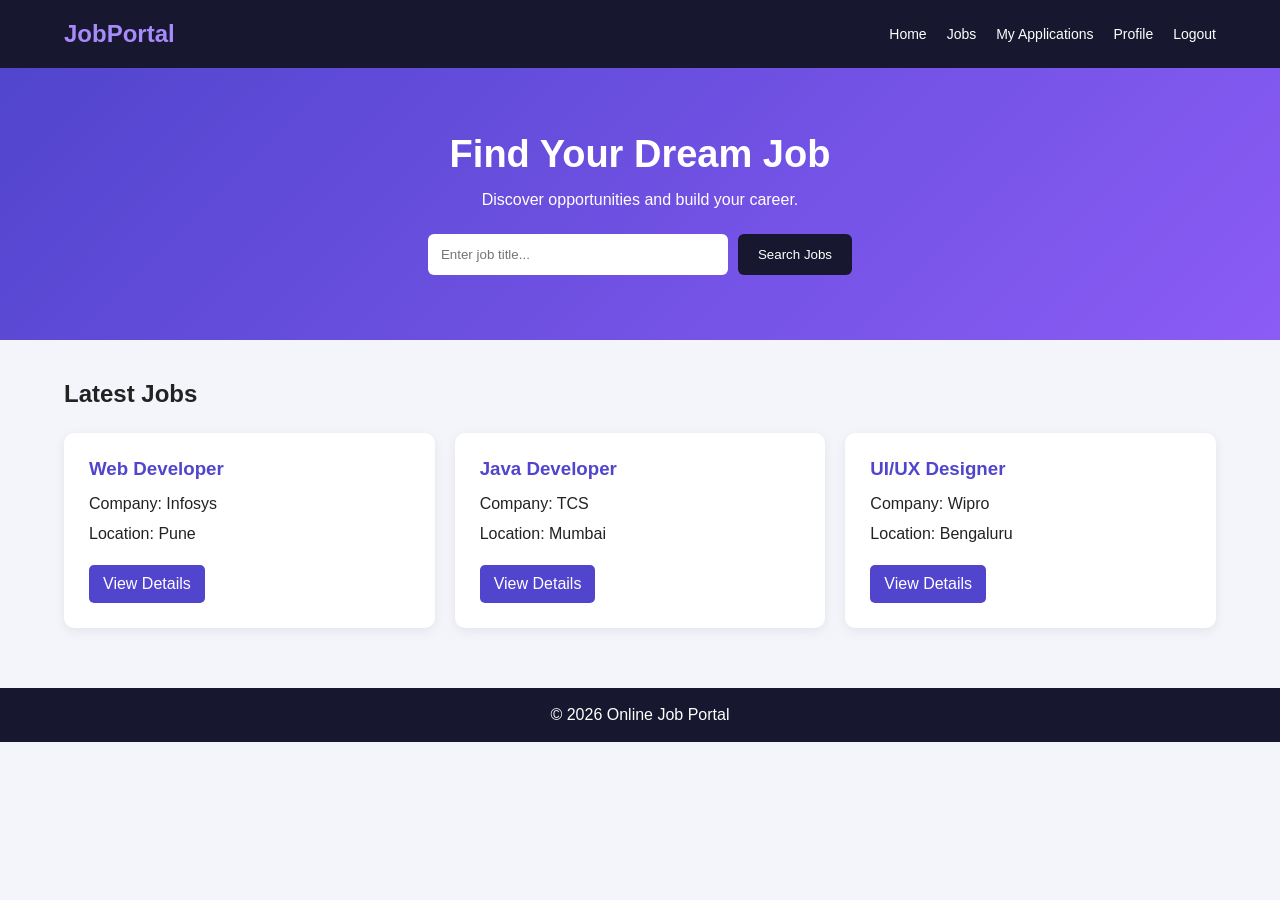
<file: user/user-home.html>
<!DOCTYPE html>
<html lang="en">
<head>
    <meta charset="UTF-8">
    <meta name="viewport" content="width=device-width, initial-scale=1.0">
    <title>User Home | Online Job Portal</title>
    <link rel="stylesheet" href="../css/user-home.css">
</head>
<body>
<nav class="navbar">
    <h2>JobPortal</h2>
    <div class="nav-links">
        <a href="user-home.html">Home</a>
        <a href="jobs.html">Jobs</a>
        <a href="my-applications.html">My Applications</a>
        <a href="user-profile.html">Profile</a>
        <a href="../index.html">Logout</a>
    </div>
</nav>

<section class="hero">
    <h1>Find Your Dream Job</h1>
    <p>Discover opportunities and build your career.</p>

    <div class="search-box">
        <input type="text" id="searchJob"
               placeholder="Enter job title...">
        <button onclick="searchJobs()">Search Jobs</button>
    </div>
</section>

<section class="jobs-section">
    <h2>Latest Jobs</h2>

    <div class="job-container" id="jobContainer">
        <div class="job-card">
            <h3>Web Developer</h3>
            <p>Company: Infosys</p>
            <p>Location: Pune</p>
            <a href="job-details.html?job=web">View Details</a>
        </div>

        <div class="job-card">
            <h3>Java Developer</h3>
            <p>Company: TCS</p>
            <p>Location: Mumbai</p>
            <a href="job-details.html?job=java">View Details</a>
        </div>

        <div class="job-card">
            <h3>UI/UX Designer</h3>
            <p>Company: Wipro</p>
            <p>Location: Bengaluru</p>
            <a href="job-details.html?job=design">View Details</a>
        </div>
    </div>
    <p id="message"></p>
</section>

<footer>
    <p>© 2026 Online Job Portal</p>
</footer>

<script src="../js/user-home.js"></script>
</body>
</html>
</file>
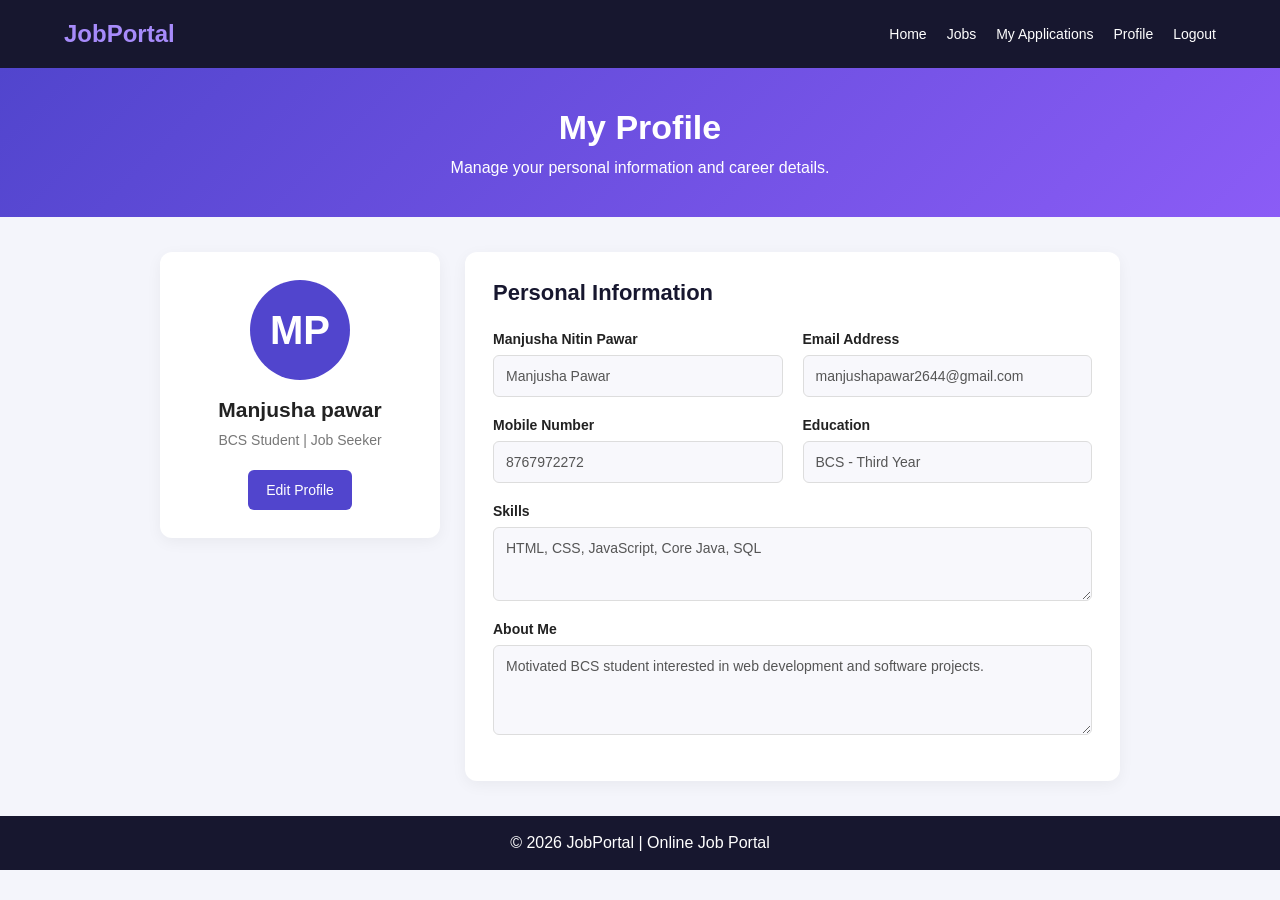
<file: user/user-profile.html>
<!DOCTYPE html>
<html lang="en">
<head>
    <meta charset="UTF-8">
    <meta name="viewport" content="width=device-width, initial-scale=1.0">
    <title>My Profile | JobPortal</title>
    <link rel="stylesheet" href="../css/user-profile.css">
</head>
<body>

<nav class="navbar">
    <h2>JobPortal</h2>

    <div class="nav-links">
        <a href="user-home.html">Home</a>
        <a href="jobs.html">Jobs</a>
        <a href="my-applications.html">My Applications</a>
        <a href="profile.html">Profile</a>
        <a href="../index.html">Logout</a>
    </div>
</nav>

<header class="page-header">
    <h1>My Profile</h1>
    <p>Manage your personal information and career details.</p>
</header>

<main class="profile-container">

    <section class="profile-card">
        <div class="avatar" id="avatar">MP</div>

        <h2 id="displayName">Manjusha pawar</h2>
        <p class="role">BCS Student | Job Seeker</p>

        <button class="edit-btn" id="editBtn" onclick="toggleEdit()">
            Edit Profile
        </button>
    </section>

    <section class="details-card">
        <h2>Personal Information</h2>

        <form id="profileForm">
            <div class="form-grid">

                <div class="form-group">
                    <label for="name">Manjusha Nitin Pawar</label>
                    <input type="text" id="name"
                           value="Manjusha Pawar" disabled required>
                </div>

                <div class="form-group">
                    <label for="email">Email Address</label>
                    <input type="email" id="email"
                           value="manjushapawar2644@gmail.com" disabled required>
                </div>

                <div class="form-group">
                    <label for="phone">Mobile Number</label>
                    <input type="tel" id="phone"
                           value="8767972272"
                           pattern="[0-9]{10}" maxlength="10"
                           disabled required>
                </div>

                <div class="form-group">
                    <label for="education">Education</label>
                    <input type="text" id="education"
                           value="BCS - Third Year" disabled required>
                </div>

                <div class="form-group full-width">
                    <label for="skills">Skills</label>
                    <textarea id="skills" rows="3" disabled
                        required>HTML, CSS, JavaScript, Core Java, SQL</textarea>
                </div>

                <div class="form-group full-width">
                    <label for="about">About Me</label>
                    <textarea id="about" rows="4" disabled
                        required>Motivated BCS student interested in web development and software projects.</textarea>
                </div>

            </div>

            <div class="form-actions" id="formActions">
                <button type="submit" class="save-btn">
                    Save Changes
                </button>

                <button type="button" class="cancel-btn"
                        onclick="cancelEdit()">
                    Cancel
                </button>
            </div>
        </form>

        <p id="message"></p>
    </section>

</main>

<footer>
    <p>© 2026 JobPortal | Online Job Portal</p>
</footer>

<script src="../js/user-profile.js"></script>
</body>
</html>
</file>
<file: css/index.css>
* {
    margin: 0;
    padding: 0;
    box-sizing: border-box;
}

body {
    font-family: Arial, sans-serif;
    background: linear-gradient(135deg, #b5d5e9, #b5d5e9);
    color: #00040a;
}

/* Navbar */
.navbar {
    height: 75px;
    display: flex;
    align-items: center;
    justify-content: space-between;
    padding: 0 7%;
    background: rgb(16, 3, 46);
    box-shadow: 0 3px 15px rgba(0,0,0,0.08);
}

.logo {
    font-size: 24px;
    color: #dadae2;
}

.navbar ul {
    display: flex;
    list-style: none;
    gap: 30px;
}

.navbar a {
    text-decoration: none;
    color: #d8d9dc;
    font-size: 16px;
    font-weight: 500;
}

.navbar a:hover,
.navbar a.active {
    color: #ebebf8;
}

/* Home */
.home {
    min-height: calc(100vh - 75px);
    display: flex;
    align-items: center;
    justify-content: center;
    gap: 90px;
    padding: 40px 8%;
}

.home-content {
    max-width: 450px;
}

.home-content h1 {
    font-size: 48px;
    margin-bottom: 15px;
}

.home-content h1 span {
    color: #01010c;
}

.home-content h3 {
    font-size: 25px;
    color: #010812;
    margin-bottom: 12px;
}

.home-content p {
    font-size: 18px;
    color: #01060e;
}
.welcome {
    color: #01010c;
    font-size: 14px;
    font-weight: bold;
    letter-spacing: 2px;
    margin-bottom: 12px;
}

.btn {
    display: inline-block;
    padding: 11px 22px;
    background: #080539;
    color: rgb(225, 225, 241);
    text-decoration: none;
    border-radius: 25px;
    margin-top: 5px;
    transition: 0.3s;
}

.btn:hover {
    background: #0e0957;
    transform: translateY(-2px);
}

.home-image img {
    width: 380px;
    height: 380px;
    object-fit: cover;
    border-radius: 50%;
    border: 8px solid white;

    box-shadow:
        0 0 20px #6366f1,
        0 0 45px rgba(99, 102, 241, 0.6),
        0 0 80px rgba(99, 102, 241, 0.3);

    transition: 0.4s ease;
}

.home-image img:hover {
    transform: scale(1.05);
}

/* Mobile */
@media (max-width: 768px) {

    .navbar {
        padding: 0 5%;
    ;
    }

    .navbar ul {
        gap: 12px;
    }

    .navbar a {
        font-size: 13px;
    }

    .home {
        flex-direction: column-reverse;
        text-align: center;
        gap: 30px;
    }

    .home-image img {
        width: 280px;
        height: 280px;
    }

    .home-content h1 {
        font-size: 35px;
    }
}
</file>
<file: css/about.css>
* {
    margin: 0;
    padding: 0;
    box-sizing: border-box;
}

html {
    scroll-behavior: smooth;
}

body {
    font-family: Arial, sans-serif;
    background: #486da4;
    color: #222;
    line-height: 1.6;
}


/* ===== NAVBAR ===== */

header {
    background: rgb(3, 15, 39);
    position: sticky;
    top: 0;
    z-index: 1000;
    box-shadow: 0 2px 10px rgba(0, 0, 0, 0.08);
}

.navbar {
    max-width: 1100px;
    margin: auto;
    padding: 18px 30px;

    display: flex;
    justify-content: space-between;
    align-items: center;
}

.logo {
    font-size: 25px;
    font-weight: bold;
    color: #dfe2e8;
}

.nav-links {
    list-style: none;

    display: flex;
    gap: 25px;
}

.nav-links a {
    text-decoration: none;
    color: #e2dada;
    font-size: 16px;
    font-weight: 500;

    transition: 0.3s;
}

.nav-links a:hover,
.nav-links a.active {
    color: #e5e7ea;
}


/* ===== COMMON SECTION ===== */

.page-section {
    max-width: 1000px;
    margin: 60px auto;
    padding: 0 25px;
}

.page-section > h1 {
    text-align: center;
    font-size: 38px;
    color: #1e293b;
    margin-bottom: 35px;
}


/* ===== ABOUT ===== */

.about-box {
    background: white;
    padding: 40px;

    border-radius: 12px;

    box-shadow:
        0 5px 20px rgba(0, 0, 0, 0.08);
}

.about-box h2 {
    color: #2563eb;
    margin-bottom: 15px;
}

.about-box p {
    color: #555;
    margin-bottom: 15px;
}

.about-info {
    margin-top: 25px;
}

.about-info p {
    margin-bottom: 10px;
}

.about-info strong {
    color: #222;
}


/* ===== RESUME ===== */

.resume-box {
    background: white;
    padding: 40px;

    border-radius: 12px;

    box-shadow:
        0 5px 20px rgba(0, 0, 0, 0.08);
}

.resume-section {
    margin-bottom: 30px;
}

.resume-section h2 {
    color: #2563eb;

    border-bottom: 2px solid #2563eb;

    padding-bottom: 8px;

    margin-bottom: 15px;
}

.resume-section h3 {
    margin-bottom: 6px;
    color: #333;
}

.resume-section p {
    color: #555;
}

.resume-section ul {
    margin-left: 20px;
    color: #555;
}

.resume-section li {
    margin-bottom: 5px;
}


/* ===== DOWNLOAD BUTTON ===== */

.download {
    text-align: center;
    margin-top: 20px;
}

.resume-btn {
    display: inline-block;

    background: #061c4b;
    color: white;

    padding: 12px 25px;

    text-decoration: none;

    border-radius: 6px;

    font-weight: bold;

    transition: 0.3s;
}

.resume-btn:hover {
    background: #1d4ed8;
}


/* ===== FOOTER ===== */

footer {
    background: #1e293b;
    color: white;

    text-align: center;

    padding: 20px;

    margin-top: 60px;
}


/* ===== MOBILE ===== */

@media (max-width: 768px) {

    .navbar {
        flex-direction: column;
        gap: 15px;
    }

    .nav-links {
        flex-wrap: wrap;
        justify-content: center;
        gap: 15px;
    }

    .page-section > h1 {
        font-size: 30px;
    }

    .about-box,
    .resume-box {
        padding: 25px;
    }
}
</file>
<file: css/case-study.css>
* {
    margin: 0;
    padding: 0;
    box-sizing: border-box;
}

html {
    scroll-behavior: smooth;
}

body {
    font-family: Arial, sans-serif;
    color: #222;
    line-height: 1.6;
}

/* ===== NAVBAR ===== */

header {
    background: rgb(6, 21, 38);
    position: sticky;
    top: 0;
    z-index: 1000;
    box-shadow: 0 2px 15px rgba(0, 0, 0, 0.06);
}

.navbar {
    max-width: 1200px;
    margin: auto;
    padding: 20px 30px;

    display: flex;
    justify-content: space-between;
    align-items: center;
}

.logo {
    font-size: 25px;
    font-weight: bold;
}

.logo span {
    color: #DFF6FF;
}

.nav-links {
    list-style: none;
    display: flex;
    gap: 30px;
}

.nav-links a {
    text-decoration: none;
    color: #ebe6e6;
    font-weight: 500;
}

.nav-links a:hover {
    color: #DFF6FF;
}

/* ===== HERO ===== */

.case-hero {
    min-height: 75vh;
    padding: 100px 20px;

    text-align: center;

    background: linear-gradient(
        135deg,
        #DFF6FF,
        #BDEFFF
    );

    display: flex;
    flex-direction: column;
    justify-content: center;
    align-items: center;
}

.small-title {
    color: #168AAD;
    font-size: 14px;
    font-weight: bold;
    letter-spacing: 3px;
}

.case-hero h1 {
    font-size: 52px;
    line-height: 1.2;
    margin: 20px 0;
}

.case-hero h1 span {
    color: #168AAD;
}

.case-hero p {
    max-width: 650px;
    color: #555;
    font-size: 18px;
}

/* ===== BUTTONS ===== */

.hero-buttons {
    margin-top: 30px;
    display: flex;
    gap: 15px;
}

.btn-primary,
.btn-outline {
    padding: 13px 25px;
    border-radius: 8px;
    text-decoration: none;
    transition: 0.3s;
}

.btn-primary {
    background: #168AAD;
    color: white;
}

.btn-outline {
    border: 1px solid #168AAD;
    color: #168AAD;
}

.btn-primary:hover,
.btn-outline:hover {
    transform: translateY(-3px);
}

/* ===== SECTIONS ===== */

.section {
    padding: 80px 8%;
}

.section.light {
    background: #EAF9FF;
}

.section-heading {
    max-width: 1000px;
    margin: 0 auto 30px;
}

.section-heading span {
    color: #168AAD;
    font-weight: bold;
}

.section-heading h2 {
    font-size: 34px;
    margin-top: 5px;
}

/* ===== CONTENT ===== */

.content-box {
    max-width: 1000px;
    margin: auto;

    background: #FFFFFF;
    padding: 35px;

    border-radius: 15px;

    box-shadow:
        0 10px 30px rgba(0, 0, 0, 0.06);
}

.content-box p {
    margin-bottom: 15px;
    color: #555;
}

.content-box ul {
    padding-left: 25px;
    color: #555;
}

.content-box li {
    margin-bottom: 8px;
}

/* ===== FEATURES ===== */

.feature-grid {
    max-width: 1000px;
    margin: auto;

    display: grid;
    grid-template-columns: repeat(3, 1fr);
    gap: 20px;
}

.feature-card {
    background: #FFFFFF;
    padding: 30px;

    border-radius: 15px;

    box-shadow:
        0 8px 25px rgba(0, 0, 0, 0.06);

    transition: 0.3s;
}

.feature-card:hover {
    transform: translateY(-5px);
}

.feature-card h3 {
    color: #168AAD;
    margin-bottom: 10px;
}

.feature-card p {
    color: #666;
}

/* ===== TECHNOLOGY ===== */

.technology-box {
    max-width: 1000px;
    margin: auto;

    display: flex;
    flex-wrap: wrap;
    gap: 15px;
}

.tech {
    padding: 12px 25px;

    background: #DFF6FF;
    color: #168AAD;

    border-radius: 30px;
    font-weight: 600;
}

/* ===== FOOTER ===== */

footer {
    background: #062C43;
    color: white;

    text-align: center;
    padding: 25px;
}

/* ===== RESPONSIVE ===== */

@media (max-width: 800px) {

    .nav-links {
        gap: 12px;
    }

    .case-hero h1 {
        font-size: 38px;
    }

    .feature-grid {
        grid-template-columns: 1fr;
    }
}

@media (max-width: 600px) {

    .navbar {
        flex-direction: column;
        gap: 15px;
    }

    .nav-links {
        flex-wrap: wrap;
        justify-content: center;
    }

    .hero-buttons {
        flex-direction: column;
    }

    .section {
        padding: 60px 5%;
    }
}
</file>
<file: css/contact.css>
* {
    margin: 0;
    padding: 0;
    box-sizing: border-box;
}

html {
    scroll-behavior: smooth;
}

body {
    font-family: Arial, sans-serif;
    background: #6c809f;
    color: #fcf5f5;
    line-height: 1.6;
}


/* ===== NAVBAR ===== */

header {
    background: #111827;
    position: sticky;
    top: 0;
    z-index: 1000;
}

.navbar {
    max-width: 1200px;
    margin: auto;
    padding: 18px 30px;

    display: flex;
    justify-content: space-between;
    align-items: center;
}

.logo {
    color: white;
    font-size: 24px;
    font-weight: bold;
}

.nav-links {
    display: flex;
    list-style: none;
    gap: 25px;
}

.nav-links a {
    color: white;
    text-decoration: none;
    font-size: 15px;
    transition: 0.3s;
}

.nav-links a:hover,
.nav-links a.active {
    color: #f3f6fb;
}


/* ===== CONTACT SECTION ===== */

.contact-section {
    padding: 70px 20px;
}

.contact-container {
    max-width: 950px;
    margin: auto;
}


/* ===== HEADING ===== */

.contact-heading {
    text-align: center;
    margin-bottom: 40px;
}

.small-title {
    color: #dbe0ea;
    font-size: 14px;
    font-weight: bold;
    letter-spacing: 2px;
}

.contact-heading h1 {
    font-size: 42px;
    color: #e9eef7;
    margin: 10px 0;
}

.contact-heading p:last-child {
    max-width: 650px;
    margin: auto;
    color: #e1e4e9;
}


/* ===== CONTACT INFORMATION ===== */

.contact-info {
    display: flex;
    justify-content: center;
    gap: 20px;
    margin-bottom: 35px;
}

.contact-card {
    background: white;
    width: 30%;
    padding: 25px;
    text-align: center;
    border-radius: 10px;

    box-shadow: 0 5px 18px rgba(0, 0, 0, 0.08);
}

.contact-card h3 {
    color: #2563eb;
    margin-bottom: 8px;
}

.contact-card p {
    color: #555;
}


/* ===== LINKEDIN ===== */

.linkedin-box {
    background: white;
    text-align: center;

    padding: 30px;
    margin-bottom: 35px;

    border-radius: 10px;

    box-shadow: 0 5px 18px rgba(0, 0, 0, 0.08);
}

.linkedin-box h2 {
    color: #1e293b;
    margin-bottom: 8px;
}

.linkedin-box p {
    color: #000205;
    margin-bottom: 18px;
}

.linkedin-btn {
    display: inline-block;

    background: #0a66c2;
    color: rgb(13, 0, 0);

    padding: 12px 22px;

    text-decoration: none;
    border-radius: 6px;

    font-weight: bold;
}

.linkedin-btn:hover {
    background: #00050b;
}


/* ===== CONTACT FORM ===== */

.contact-form {
    background: rgb(7, 39, 75);

    padding: 35px;

    border-radius: 10px;

    box-shadow: 0 5px 18px rgba(0, 0, 0, 0.08);
}

.contact-form input,
.contact-form textarea {
    width: 100%;

    padding: 13px;

    margin-bottom: 18px;

    border: 1px solid #d1d5db;
    border-radius: 6px;

    font-size: 15px;
}

.contact-form textarea {
    resize: vertical;
}

.contact-form input:focus,
.contact-form textarea:focus {
    outline: none;
    border-color: #2563eb;
}


/* ===== SEND BUTTON ===== */

.contact-form button {
    background: #2563eb;
    color: white;

    border: none;

    padding: 13px 25px;

    border-radius: 6px;

    font-size: 16px;
    font-weight: bold;

    cursor: pointer;
}

.contact-form button:hover {
    background: #1d4ed8;
}


/* ===== FOOTER ===== */

footer {
    background: #111827;
    color: white;

    text-align: center;

    padding: 20px;
}


/* ===== MOBILE ===== */

@media (max-width: 768px) {

    .navbar {
        flex-direction: column;
        gap: 15px;
    }

    .nav-links {
        flex-wrap: wrap;
        justify-content: center;
        gap: 15px;
    }

    .contact-heading h1 {
        font-size: 32px;
    }

    .contact-info {
        flex-direction: column;
    }

    .contact-card {
        width: 100%;
    }
}
</file>
<file: css/login.css>
* {
    margin: 0;
    padding: 0;
    box-sizing: border-box;
}

body {
    font-family: Arial;
    background: #cedaeb;
}

nav {
    background: #0f2031;
    padding: 18px 8%;
    display: flex;
    align-items: center;
    gap: 25px;
}

nav h2 {
    color: white;
    margin-right: auto;
}

nav a {
    color: white;
    text-decoration: none;
}

.login {
    width: 350px;
    margin: 70px auto;
    padding: 30px;
    background: white;
    text-align: center;
    border-radius: 10px;
    box-shadow: 0 3px 12px #ccc;
}

.login h1 {
    color: #07286f;
    margin-bottom: 20px;
}

select,
input {
    width: 100%;
    padding: 12px;
    margin: 8px 0;
    border: 1px solid #ccc;
    border-radius: 5px;
}

button {
    width: 100%;
    padding: 12px;
    margin-top: 10px;
    background: #07286f;
    color: white;
    border: none;
    border-radius: 5px;
    cursor: pointer;
}

#msg {
    margin-top: 15px;
    color: red;
}
</file>
<file: css/project.css>
* {
    margin: 0;
    padding: 0;
    box-sizing: border-box;
}

body {
    font-family: Arial, sans-serif;
    background: #a3d2ec;
    color: #1e293b;
}

/* Navbar */
.navbar {
    height: 70px;
    background: #111827;
    display: flex;
    align-items: center;
    justify-content: space-between;
    padding: 0 7%;
}

.navbar h2 {
    color: #818cf8;
}

.navbar ul {
    display: flex;
    gap: 25px;
    list-style: none;
}

.navbar a {
    color: white;
    text-decoration: none;
    font-size: 15px;
}

.navbar a:hover,
.navbar a.active {
    color: #818cf8;
}

/* Project */
.project {
    max-width: 1050px;
    margin: auto;
    padding: 55px 7%;
}

.heading p {
    color: #6366f1;
    font-size: 13px;
    font-weight: bold;
    letter-spacing: 2px;
}

.heading h1 {
    font-size: 40px;
    margin-top: 8px;
}

.heading span {
    color: #6366f1;
}

/* Info */
.project-info {
    display: flex;
    gap: 70px;
    margin: 30px 0;
}

.project-info div {
    max-width: 400px;
}

.project-info h3 {
    margin-bottom: 8px;
}

.project-info p {
    color: #64748b;
    line-height: 1.5;
}

/* Screenshots */
.screenshots {
    display: grid;
    grid-template-columns: repeat(2, 1fr);
    gap: 20px;
}

.card {
    background: white;
    padding: 10px;
    border-radius: 12px;
    box-shadow: 0 5px 20px rgba(0,0,0,0.08);
}

.card img {
    width: 100%;
    height: 170px;
    object-fit: cover;
    border-radius: 8px;
}

.card h3 {
    padding: 10px 5px 5px;
    font-size: 16px;
}

/* Button */
.button {
    display: inline-block;
    margin-top: 30px;
    padding: 11px 22px;
    background: #6366f1;
    color: white;
    text-decoration: none;
    border-radius: 25px;
}

.button:hover {
    background: #4338ca;
}

/* Mobile */
@media (max-width: 700px) {

    .navbar ul {
        gap: 10px;
    }

    .navbar a {
        font-size: 12px;
    }

    .project-info {
        flex-direction: column;
        gap: 20px;
    }

    .heading h1 {
        font-size: 32px;
    }

    .screenshots {
        grid-template-columns: 1fr;
    }
}
</file>
<file: css/admin-application.css>
* {
    margin: 0;
    padding: 0;
    box-sizing: border-box;
}

body {
    font-family: Arial;
    background: #140454;
    color: white;
}

nav {
    background: #111;
    padding: 20px 6%;
    display: flex;
    align-items: center;
    border-bottom: 1px solid #333;
}

nav h2 {
    margin-right: auto;
}

nav a {
    color: #ccc;
    text-decoration: none;
    margin-left: 20px;
}

nav a:hover {
    color: white;
}

.applications {
    padding: 50px 5%;
    text-align: center;
}

.applications h1 {
    margin-bottom: 30px;
}

table {
    width: 100%;
    border-collapse: collapse;
    background: #111;
}

th,
td {
    padding: 14px;
    border: 1px solid #333;
}

th {
    background: #222;
}

td {
    color: #ccc;
}

button {
    padding: 7px 12px;
    background: white;
    color: black;
    border: none;
    border-radius: 4px;
    cursor: pointer;
}

button:hover {
    background: #ccc;
}
</file>
<file: css/admin-dashboard.css>
* {
    margin: 0;
    padding: 0;
    box-sizing: border-box;
}

body {
    font-family: Arial;
    background:#0e0a49;
    color: rgb(252, 245, 245);
}

nav {
    background: #0d0c1c;
    padding: 20px 8%;
    display: flex;
    align-items: center;
    border-bottom: 1px solid #eee1e1;
}

nav h2 {
    margin-right: auto;
}

nav a {
    color: #f8eaea;
    text-decoration: none;
    margin-left: 25px;
}

nav a:hover {
    color: rgb(236, 224, 224);
}

.dashboard {
    text-align: center;
    padding: 55px 8%;
}

.dashboard h1 {
    font-size: 32px;
}

.dashboard > p {
    color: #d2caca;
    margin-top: 10px;
}

.cards {
    display: flex;
    justify-content: center;
    flex-wrap: wrap;
    gap: 25px;
    margin-top: 40px;
}

.card {
    width: 220px;
    padding: 30px;
    background: #161314;
    border: 1px solid #181313;
    border-radius: 12px;
}

.card h2 {
    font-size: 35px;
    margin-bottom: 10px;
}

.card p {
    color: #ecdbdb;
}
</file>
<file: css/admin-mange-jobs.css>
* {
    margin: 0;
    padding: 0;
    box-sizing: border-box;
}

body {
    font-family: Arial;
    background: #1f0548;
    color: white;
}

nav {
    background: #111;
    padding: 20px 8%;
    display: flex;
    align-items: center;
    border-bottom: 1px solid #333;
}

nav h2 {
    margin-right: auto;
}

nav a {
    color: #ccc;
    text-decoration: none;
    margin-left: 25px;
}

nav a:hover {
    color: white;
}

.jobs {
    padding: 50px 7%;
    text-align: center;
}

.jobs h1 {
    margin-bottom: 30px;
}

table {
    width: 100%;
    border-collapse: collapse;
    background: #111;
}

th,
td {
    padding: 15px;
    border: 1px solid #333;
}

th {
    background: #222;
}

td {
    color: #ccc;
}

button {
    padding: 7px 14px;
    background: white;
    color: black;
    border: none;
    border-radius: 4px;
    cursor: pointer;
}
</file>
<file: css/admin-mange-user.css>
* {
    margin: 0;
    padding: 0;
    box-sizing: border-box;
}

body {
    font-family: Arial;
    background: #051450;
    color: white;
}

nav {
    background: #111;
    padding: 20px 8%;
    display: flex;
    align-items: center;
    border-bottom: 1px solid #333;
}

nav h2 {
    margin-right: auto;
}

nav a {
    color: #ccc;
    text-decoration: none;
    margin-left: 25px;
}

nav a:hover {
    color: white;
}

.users {
    padding: 50px 7%;
    text-align: center;
}

.users h1 {
    margin-bottom: 30px;
}

table {
    width: 100%;
    border-collapse: collapse;
    background: #111;
}

th, td {
    padding: 15px;
    border: 1px solid #333;
}

th {
    background: #222;
}

td {
    color: #ccc;
}

button {
    padding: 7px 12px;
    background: white;
    color: black;
    border: none;
    border-radius: 4px;
    cursor: pointer;
}
</file>
<file: css/jobs.css>
* {
    margin: 0;
    padding: 0;
    box-sizing: border-box;
    font-family: Arial, sans-serif;
}

body {
    background: #f4f5fb;
    color: #222;
}

.navbar {
    background: #17172f;
    color: white;
    padding: 20px 5%;
    display: flex;
    justify-content: space-between;
    align-items: center;
    flex-wrap: wrap;
    gap: 15px;
}

.navbar h2 {
    color: #a78bfa;
}

.nav-links {
    display: flex;
    gap: 20px;
    flex-wrap: wrap;
}

.nav-links a {
    color: white;
    text-decoration: none;
    font-size: 14px;
}

.nav-links a:hover,
.nav-links a.active {
    color: #a78bfa;
}

.page-header {
    background: linear-gradient(135deg, #5145cd, #8b5cf6);
    color: white;
    text-align: center;
    padding: 45px 20px;
}

.page-header h1 {
    font-size: 35px;
    margin-bottom: 12px;
}

.filter-section {
    display: flex;
    justify-content: center;
    align-items: center;
    gap: 12px;
    flex-wrap: wrap;
    padding: 30px 5%;
}

.filter-section input,
.filter-section select {
    padding: 13px;
    width: 260px;
    max-width: 100%;
    border: 1px solid #ddd;
    border-radius: 6px;
    background: white;
}

button {
    background: #5145cd;
    color: white;
    padding: 13px 22px;
    border: none;
    border-radius: 6px;
    cursor: pointer;
}

button:hover {
    background: #3930a3;
}

.jobs-section {
    padding: 10px 5% 45px;
}

.jobs-section h2 {
    margin-bottom: 25px;
    color: #17172f;
}

.jobs-container {
    display: grid;
    grid-template-columns: repeat(
        auto-fit, minmax(240px, 1fr)
    );
    gap: 22px;
}

.job-card {
    background: white;
    padding: 25px;
    border-radius: 10px;
    border: 1px solid #e8e5f5;
    box-shadow: 0 4px 12px #0000000d;
    transition: transform 0.2s;
}

.job-card:hover {
    transform: translateY(-5px);
}

.tag {
    display: inline-block;
    background: #ede9fe;
    color: #5145cd;
    padding: 6px 10px;
    border-radius: 5px;
    font-size: 12px;
    margin-bottom: 15px;
}

.job-card h3 {
    color: #5145cd;
    margin-bottom: 10px;
}

.job-card p {
    margin: 12px 0;
    font-size: 14px;
}

.company {
    font-weight: bold;
    color: #555;
}

.btn {
    display: inline-block;
    margin-top: 12px;
    background: #17172f;
    color: white;
    padding: 11px 15px;
    border-radius: 5px;
    text-decoration: none;
    font-size: 14px;
}

.btn:hover {
    background: #5145cd;
}

.no-results {
    display: none;
    text-align: center;
    color: #777;
    margin-top: 30px;
}

footer {
    background: #17172f;
    color: white;
    text-align: center;
    padding: 18px;
}

@media (max-width: 600px) {
    .navbar {
        flex-direction: column;
    }

    .nav-links {
        justify-content: center;
        gap: 12px;
    }

    .page-header h1 {
        font-size: 28px;
    }

    .filter-section {
        flex-direction: column;
    }

    .filter-section input,
    .filter-section select,
    .filter-section button {
        width: 100%;
    }
}
</file>
<file: css/my-applications.css>
* {
    margin: 0;
    padding: 0;
    box-sizing: border-box;
}

body {
    font-family: Arial, Helvetica, sans-serif;
    background: #f5f7fb;
    color: #222;
}


/* ================= NAVBAR ================= */

.navbar {
    width: 100%;
    height: 75px;

    background: #000000;

    display: flex;
    align-items: center;
    justify-content: space-between;

    padding: 0 7%;

    box-shadow: 0 2px 10px rgba(0, 0, 0, 0.2);
}


/* Logo */

.logo {
    font-size: 27px;
    font-weight: bold;
    color: #4f8cff;
}

.logo span {
    color: #4f8cff;
}


/* Navigation */

.nav-links {
    display: flex;
    align-items: center;
    gap: 35px;
}

.nav-links a {
    text-decoration: none;

    color: white;

    font-size: 16px;
    font-weight: 500;

    transition: 0.3s;
}

.nav-links a:hover {
    color: #4f8cff;
}


/* Active Link */

.nav-links a.active {
    color: #4f8cff;
}


/* ================= PAGE HEADER ================= */

.page-header {
    text-align: center;

    padding: 50px 20px 35px;

    background: linear-gradient(
        135deg,
        #eef4ff,
        #ffffff
    );
}

.page-header h1 {
    font-size: 36px;

    color: #111827;

    margin-bottom: 10px;
}

.page-header p {
    font-size: 16px;

    color: #6b7280;
}


/* ================= SUMMARY ================= */

.summary-container {
    width: 86%;

    margin: 30px auto;

    display: grid;

    grid-template-columns: repeat(4, 1fr);

    gap: 20px;
}


.summary-card {
    background: white;

    padding: 22px;

    border-radius: 12px;

    display: flex;
    align-items: center;

    gap: 16px;

    box-shadow:
        0 4px 15px rgba(0, 0, 0, 0.06);

    transition: 0.3s;
}

.summary-card:hover {
    transform: translateY(-3px);

    box-shadow:
        0 7px 20px rgba(0, 0, 0, 0.10);
}


/* Summary Icon */

.summary-icon {
    width: 50px;
    height: 50px;

    border-radius: 10px;

    display: flex;
    align-items: center;
    justify-content: center;

    font-size: 23px;
}


/* Icon Colors */

.summary-icon.blue {
    background: #e8f0ff;
    color: #2563eb;
}

.summary-icon.orange {
    background: #fff4d6;
    color: #d97706;
}

.summary-icon.green {
    background: #dcfce7;
    color: #16a34a;
}

.summary-icon.red {
    background: #fee2e2;
    color: #dc2626;
}


.summary-card h3 {
    font-size: 25px;

    color: #111827;

    margin-bottom: 5px;
}

.summary-card p {
    font-size: 13px;

    color: #777;
}


/* ================= APPLICATION SECTION ================= */

.applications-section {
    width: 86%;

    margin: 40px auto 60px;
}


/* Section Header */

.section-header {
    display: flex;

    align-items: center;

    justify-content: space-between;

    margin-bottom: 20px;
}

.section-header h2 {
    font-size: 24px;

    color: #111827;

    margin-bottom: 5px;
}

.section-header p {
    color: #777;

    font-size: 14px;
}


/* Filter */

#statusFilter {
    padding: 11px 15px;

    border: 1px solid #ddd;

    border-radius: 7px;

    background: white;

    font-size: 14px;

    cursor: pointer;

    outline: none;
}

#statusFilter:focus {
    border-color: #2563eb;
}


/* ================= APPLICATION CARD ================= */

.application-card {
    background: white;

    border-radius: 12px;

    padding: 22px;

    margin-bottom: 16px;

    display: flex;

    align-items: center;

    justify-content: space-between;

    box-shadow:
        0 3px 12px rgba(0, 0, 0, 0.06);

    transition: 0.3s;
}

.application-card:hover {
    transform: translateY(-2px);

    box-shadow:
        0 6px 18px rgba(0, 0, 0, 0.09);
}


/* Job Information */

.job-info {
    display: flex;

    align-items: center;

    gap: 18px;
}


/* Company Logo */

.company-logo {
    width: 58px;
    height: 58px;

    border-radius: 10px;

    background: #eef2ff;

    display: flex;
    align-items: center;
    justify-content: center;

    font-size: 25px;

    font-weight: bold;

    color: #2563eb;
}


.job-info h3 {
    color: #111827;

    font-size: 18px;

    margin-bottom: 7px;
}

.job-info p {
    color: #777;

    font-size: 13px;

    margin: 4px 0;
}


/* ================= STATUS ================= */

.application-right {
    display: flex;

    align-items: center;

    gap: 20px;
}


.status {
    padding: 8px 15px;

    border-radius: 20px;

    font-size: 13px;

    font-weight: bold;
}


/* Pending */

.status.pending {
    background: #fff4d6;

    color: #b45309;
}


/* Shortlisted */

.status.shortlisted {
    background: #dbeafe;

    color: #2563eb;
}


/* Selected */

.status.selected {
    background: #dcfce7;

    color: #15803d;
}


/* Rejected */

.status.rejected {
    background: #fee2e2;

    color: #dc2626;
}


/* ================= VIEW BUTTON ================= */

.view-btn {
    border: none;

    background: #2563eb;

    color: white;

    padding: 9px 17px;

    border-radius: 7px;

    cursor: pointer;

    font-size: 13px;

    transition: 0.3s;
}

.view-btn:hover {
    background: #1d4ed8;
}


/* ================= NO APPLICATION ================= */

.no-applications {
    background: white;

    padding: 50px;

    border-radius: 12px;

    text-align: center;

    box-shadow:
        0 3px 12px rgba(0, 0, 0, 0.05);
}

.no-applications h3 {
    color: #333;

    margin-bottom: 8px;
}

.no-applications p {
    color: #777;
}


/* ================= RESPONSIVE ================= */

@media (max-width: 900px) {

    .summary-container {
        grid-template-columns: repeat(2, 1fr);
    }

    .nav-links {
        gap: 18px;
    }
}


@media (max-width: 650px) {

    .navbar {
        height: auto;

        padding: 18px;

        flex-direction: column;

        gap: 18px;
    }

    .nav-links {
        flex-wrap: wrap;

        justify-content: center;

        gap: 15px;
    }


    .summary-container {
        grid-template-columns: 1fr;
    }


    .section-header {
        flex-direction: column;

        align-items: flex-start;

        gap: 15px;
    }


    .application-card {
        flex-direction: column;

        align-items: flex-start;

        gap: 20px;
    }


    .application-right {
        width: 100%;

        justify-content: space-between;
    }

}
</file>
<file: css/user-home.css>
* {
    margin: 0;
    padding: 0;
    box-sizing: border-box;
    font-family: Arial, sans-serif;
}

body {
    background: #f4f5fb;
    color: #222;
}

.navbar {
    background: #17172f;
    color: white;
    padding: 20px 5%;
    display: flex;
    justify-content: space-between;
    align-items: center;
    flex-wrap: wrap;
    gap: 15px;
}

.navbar h2 {
    color: #a78bfa;
}

.nav-links {
    display: flex;
    gap: 20px;
    flex-wrap: wrap;
}

.nav-links a {
    color: white;
    text-decoration: none;
    font-size: 14px;
}

.nav-links a:hover {
    color: #a78bfa;
}

.hero {
    background: linear-gradient(135deg, #5145cd, #8b5cf6);
    color: white;
    text-align: center;
    padding: 65px 20px;
}

.hero h1 {
    font-size: 38px;
    margin-bottom: 15px;
}

.hero p {
    margin-bottom: 25px;
}

.search-box {
    display: flex;
    justify-content: center;
    gap: 10px;
    flex-wrap: wrap;
}

.search-box input {
    width: 300px;
    max-width: 100%;
    padding: 13px;
    border: none;
    border-radius: 6px;
}

button {
    padding: 13px 20px;
    background: #17172f;
    color: white;
    border: none;
    border-radius: 6px;
    cursor: pointer;
}

.jobs-section {
    padding: 40px 5%;
}

.jobs-section h2 {
    margin-bottom: 25px;
}

.job-container {
    display: grid;
    grid-template-columns: repeat(auto-fit, minmax(220px, 1fr));
    gap: 20px;
}

.job-card {
    background: white;
    padding: 25px;
    border-radius: 10px;
    box-shadow: 0 3px 12px #00000012;
}

.job-card h3 {
    color: #5145cd;
    margin-bottom: 15px;
}

.job-card p {
    margin-bottom: 12px;
}

.job-card a {
    display: inline-block;
    margin-top: 10px;
    background: #5145cd;
    color: white;
    padding: 10px 14px;
    text-decoration: none;
    border-radius: 5px;
}

#message {
    margin-top: 20px;
}

footer {
    background: #17172f;
    color: white;
    text-align: center;
    padding: 18px;
}

@media (max-width: 600px) {
    .navbar {
        flex-direction: column;
    }

    .nav-links {
        justify-content: center;
        gap: 12px;
    }

    .hero h1 {
        font-size: 28px;
    }
}
</file>
<file: css/user-profile.css>
* {
    margin: 0;
    padding: 0;
    box-sizing: border-box;
    font-family: Arial, sans-serif;
}

body {
    background: #f4f5fb;
    color: #222;
}

.navbar {
    background: #17172f;
    color: white;
    padding: 20px 5%;
    display: flex;
    justify-content: space-between;
    align-items: center;
    flex-wrap: wrap;
    gap: 15px;
}

.navbar h2 {
    color: #a78bfa;
}

.nav-links {
    display: flex;
    gap: 20px;
    flex-wrap: wrap;
}

.nav-links a {
    color: white;
    text-decoration: none;
    font-size: 14px;
}

.nav-links a:hover,
.nav-links a.active {
    color: #a78bfa;
}

.page-header {
    background: linear-gradient(135deg, #5145cd, #8b5cf6);
    color: white;
    text-align: center;
    padding: 40px 20px;
}

.page-header h1 {
    font-size: 34px;
    margin-bottom: 12px;
}

.profile-container {
    max-width: 1000px;
    margin: 35px auto;
    padding: 0 20px;
    display: grid;
    grid-template-columns: 280px 1fr;
    gap: 25px;
    align-items: start;
}

.profile-card,
.details-card {
    background: white;
    padding: 28px;
    border-radius: 12px;
    box-shadow: 0 4px 15px #0000000d;
}

.profile-card {
    text-align: center;
}

.avatar {
    width: 100px;
    height: 100px;
    margin: 0 auto 18px;
    border-radius: 50%;
    background: #5145cd;
    color: white;
    display: flex;
    justify-content: center;
    align-items: center;
    font-size: 40px;
    font-weight: bold;
}

.profile-card h2 {
    font-size: 21px;
    margin-bottom: 10px;
    overflow-wrap: anywhere;
}

.role {
    color: #777;
    font-size: 14px;
    margin-bottom: 22px;
}

button {
    border: none;
    border-radius: 6px;
    padding: 12px 18px;
    cursor: pointer;
    font-size: 14px;
}

.edit-btn,
.save-btn {
    background: #5145cd;
    color: white;
}

.edit-btn:hover,
.save-btn:hover {
    background: #3930a3;
}

.details-card h2 {
    color: #17172f;
    margin-bottom: 25px;
    font-size: 22px;
}

.form-grid {
    display: grid;
    grid-template-columns: 1fr 1fr;
    gap: 20px;
}

.form-group {
    display: flex;
    flex-direction: column;
    gap: 8px;
}

.full-width {
    grid-column: 1 / -1;
}

.form-group label {
    font-size: 14px;
    font-weight: bold;
}

.form-group input,
.form-group textarea {
    width: 100%;
    padding: 12px;
    border: 1px solid #ddd;
    border-radius: 6px;
    background: #f8f8fc;
    font-size: 14px;
    color: #222;
}

.form-group input:disabled,
.form-group textarea:disabled {
    opacity: 1;
    color: #555;
    cursor: default;
}

.form-group input:not(:disabled),
.form-group textarea:not(:disabled) {
    background: white;
    border-color: #8b5cf6;
}

.form-group textarea {
    resize: vertical;
}

.form-actions {
    display: none;
    gap: 12px;
    margin-top: 25px;
    flex-wrap: wrap;
}

.cancel-btn {
    background: #e5e7eb;
    color: #222;
}

#message {
    margin-top: 18px;
    color: #15803d;
    font-size: 14px;
}

footer {
    background: #17172f;
    color: white;
    text-align: center;
    padding: 18px;
}

@media (max-width: 750px) {
    .profile-container {
        grid-template-columns: 1fr;
    }

    .navbar {
        flex-direction: column;
    }

    .nav-links {
        justify-content: center;
        gap: 12px;
    }
}

@media (max-width: 480px) {
    .form-grid {
        grid-template-columns: 1fr;
    }

    .full-width {
        grid-column: auto;
    }

    .page-header h1 {
        font-size: 28px;
    }
}
</file>
